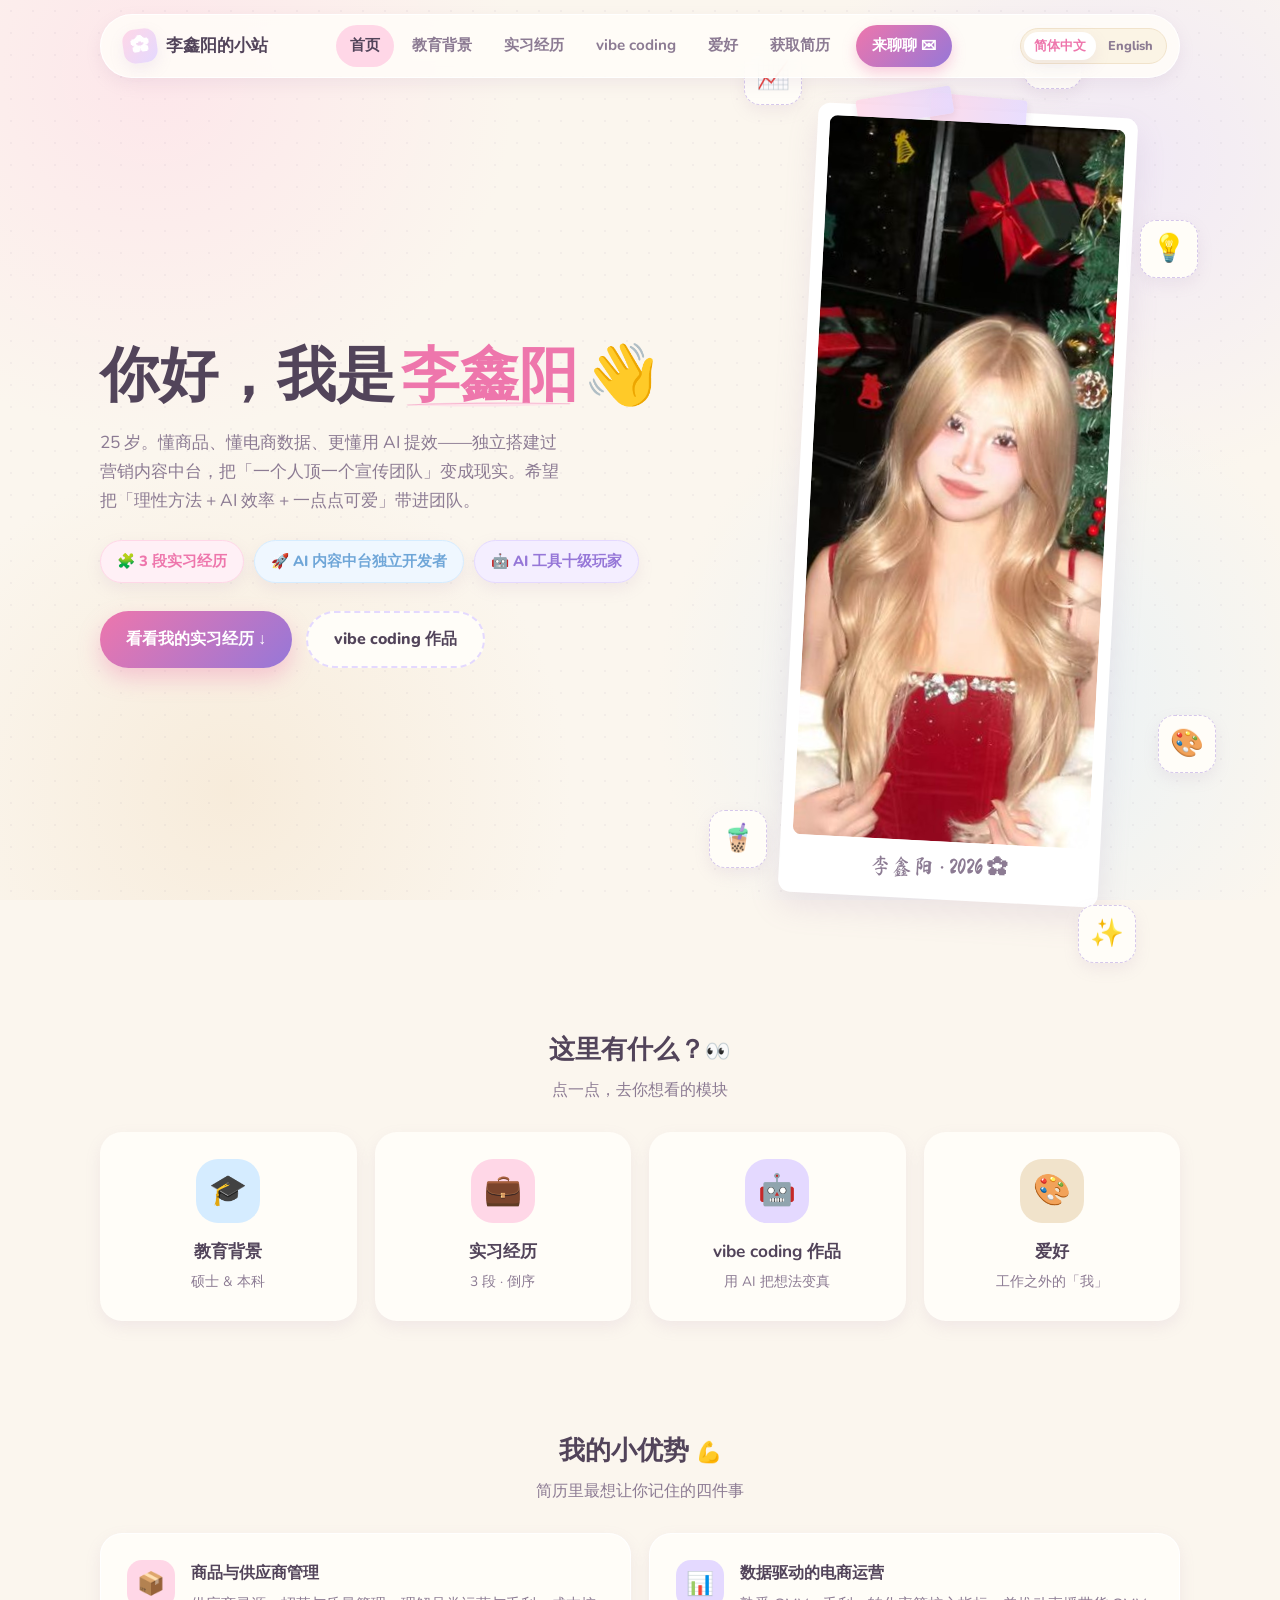
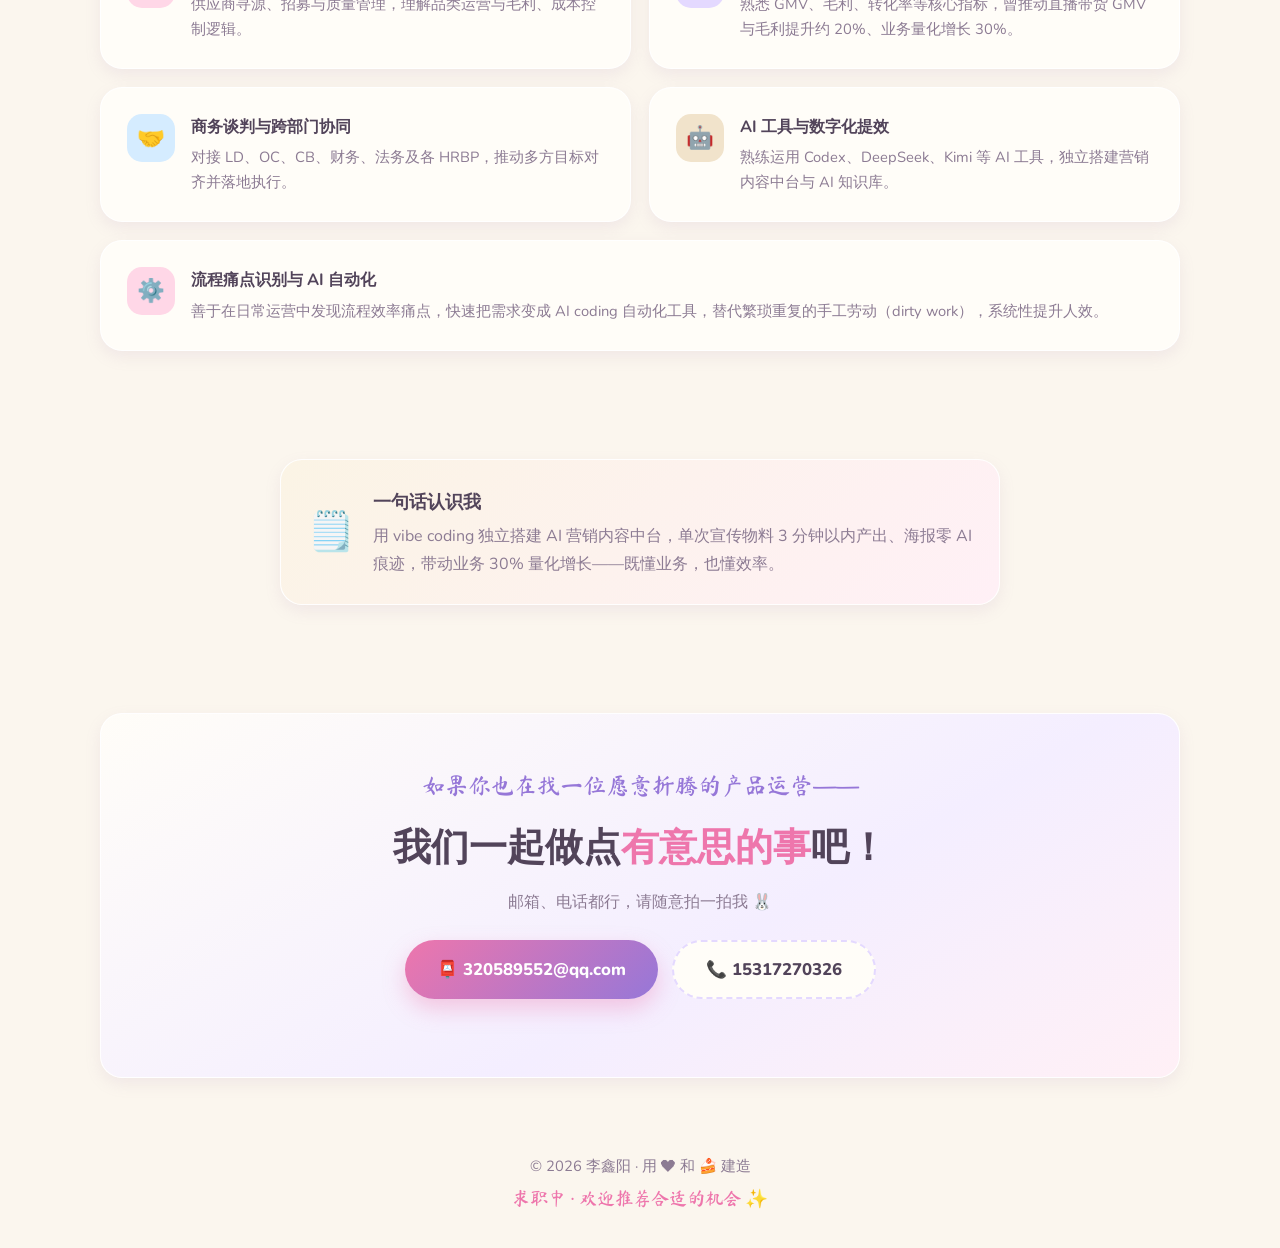
<file: index.html>
<!DOCTYPE html>
<html lang="zh-CN">
<head>
  <meta charset="UTF-8" />
  <meta http-equiv="Cache-Control" content="no-cache, no-store, must-revalidate" />
  <meta http-equiv="Pragma" content="no-cache" />
  <meta http-equiv="Expires" content="0" />
  <meta name="viewport" content="width=device-width, initial-scale=1.0" />
  <meta name="description" content="李鑫阳 · 产品运营求职主页 —— 爱研究用户、爱拆数据、爱用 vibe coding 把想法落地成真的运营人。" />
  <title>李鑫阳 · 产品运营求职主页</title>
  <link rel="icon" href="data:image/svg+xml,<svg xmlns='http://www.w3.org/2000/svg' viewBox='0 0 100 100'><text y='.9em' font-size='90'>🌸</text></svg>" />
  <link rel="preconnect" href="https://fonts.googleapis.com" />
  <link rel="preconnect" href="https://fonts.gstatic.com" crossorigin />
  <link href="https://fonts.googleapis.com/css2?family=Nunito:wght@500;700;800;900&family=Ma+Shan+Zheng&display=swap" rel="stylesheet" />
  <link rel="stylesheet" href="css/style.css" />
</head>
<body data-title-key="index.title" data-meta-key="index.meta">

  <!-- ==================== 顶部导航 ==================== -->
  <header class="nav-wrap">
    <nav class="nav container">
      <a class="nav-logo" href="index.html">
        <span class="logo-mark">✿</span>
        <span data-i18n="nav.logo">李鑫阳的小站</span>
      </a>
      <ul class="nav-links">
        <li><a data-page="index.html" href="index.html" data-i18n="nav.home">首页</a></li>
        <li><a data-page="education.html" href="education.html" data-i18n="nav.education">教育背景</a></li>
        <li><a data-page="experience.html" href="experience.html" data-i18n="nav.experience">实习经历</a></li>
        <li><a data-page="projects.html" href="projects.html" data-i18n="nav.projects">vibe coding</a></li>
        <li><a data-page="hobbies.html" href="hobbies.html" data-i18n="nav.hobbies">爱好</a></li>
        <li><a data-page="resume.html" href="resume.html" data-i18n="nav.resume">获取简历</a></li>
        <li><a class="nav-cta" href="index.html#contact" data-i18n="nav.cta">来聊聊 ✉</a></li>
      </ul>
      <div class="lang-switch" role="group" aria-label="语言选择 / Language">
        <button type="button" data-lang="zh" aria-pressed="true">简体中文</button>
        <button type="button" data-lang="en" aria-pressed="false">English</button>
      </div>
      <button class="nav-burger" aria-label="打开菜单" aria-expanded="false">
        <span></span><span></span><span></span>
      </button>
    </nav>
  </header>

  <main>

    <!-- ==================== Hero ==================== -->
    <section class="hero">
      <div class="container hero-grid">
        <div class="hero-copy">
          <h1 class="hero-title" data-i18n-html="hero.title">你好，我是<span class="name-highlight">李鑫阳</span><span class="wave">👋</span></h1>
          <p class="hero-sub" data-i18n="hero.sub">
            25 岁。懂商品、懂电商数据、更懂用 AI 提效——
            独立搭建过营销内容中台，把「一个人顶一个宣传团队」变成现实。
            希望把「理性方法 + AI 效率 + 一点点可爱」带进团队。
          </p>
          <div class="hero-badges">
            <span class="hero-badge" data-i18n="hero.b2">🧩 3 段实习经历</span>
            <span class="hero-badge" data-i18n="hero.b3">🚀 AI 内容中台独立开发者</span>
            <span class="hero-badge" data-i18n="hero.b4">🤖 AI 工具十级玩家</span>
          </div>
          <div class="hero-actions">
            <a class="btn btn-primary" href="experience.html" data-i18n="hero.btn1">看看我的实习经历 ↓</a>
            <a class="btn btn-ghost" href="projects.html" data-i18n="hero.btn2">vibe coding 作品</a>
          </div>
        </div>

        <div class="hero-visual">
          <span class="sticker s1" style="--r:-10deg">📈</span>
          <span class="sticker s2" style="--r:8deg">💡</span>
          <span class="sticker s3" style="--r:-6deg">🧋</span>
          <span class="sticker s4" style="--r:12deg">✨</span>
          <span class="sticker s5" style="--r:6deg">☁️</span>
          <span class="sticker s6" style="--r:-8deg">🎨</span>

          <figure class="polaroid">
            <span class="tape"></span>
            <span class="tape tape-2"></span>
            <img src="assets/photo.jpg" alt="李鑫阳的个人照片" width="720" height="720" />
            <figcaption class="polaroid-note" data-i18n="polaroid.note">李鑫阳 · 2026 ✿</figcaption>
          </figure>
        </div>
      </div>
    </section>

    <!-- ==================== 模块快速导航 ==================== -->
    <section class="section">
      <div class="container">
        <h2 class="section-title" style="text-align:center" data-i18n-html="index.moduleTitle">这里有什么？<span style="font-size:0.8em">👀</span></h2>
        <p class="section-sub" style="text-align:center" data-i18n="index.moduleSub">点一点，去你想看的模块</p>
        <div class="module-grid">
          <a class="card module-card module-blue reveal" href="education.html">
            <span class="module-emoji">🎓</span>
            <h3 data-i18n="module1.t">教育背景</h3>
            <p data-i18n="module1.d">硕士 & 本科</p>
          </a>
          <a class="card module-card module-pink reveal d1" href="experience.html">
            <span class="module-emoji">💼</span>
            <h3 data-i18n="module2.t">实习经历</h3>
            <p data-i18n="module2.d">3 段 · 倒序</p>
          </a>
          <a class="card module-card module-purple reveal d2" href="projects.html">
            <span class="module-emoji">🤖</span>
            <h3 data-i18n="module3.t">vibe coding 作品</h3>
            <p data-i18n="module3.d">用 AI 把想法变真</p>
          </a>
          <a class="card module-card module-beige reveal d3" href="hobbies.html">
            <span class="module-emoji">🎨</span>
            <h3 data-i18n="module4.t">爱好</h3>
            <p data-i18n="module4.d">工作之外的「我」</p>
          </a>
        </div>
      </div>
    </section>

    <!-- ==================== 个人优势 ==================== -->
    <section class="section">
      <div class="container">
        <h2 class="section-title" style="text-align:center" data-i18n-html="index.strengthTitle">我的小优势 <span style="font-size:0.8em">💪</span></h2>
        <p class="section-sub" style="text-align:center" data-i18n="index.strengthSub">简历里最想让你记住的四件事</p>
        <div class="strength-grid">
          <article class="card strength-card s-pink reveal">
            <span class="s-icon">📦</span>
            <div>
              <h4 data-i18n="s1.t">商品与供应商管理</h4>
              <p data-i18n="s1.d">供应商寻源、招募与质量管理，理解品类运营与毛利、成本控制逻辑。</p>
            </div>
          </article>
          <article class="card strength-card s-purple reveal d1">
            <span class="s-icon">📊</span>
            <div>
              <h4 data-i18n="s2.t">数据驱动的电商运营</h4>
              <p data-i18n="s2.d">熟悉 GMV、毛利、转化率等核心指标，曾推动直播带货 GMV 与毛利提升约 20%、业务量化增长 30%。</p>
            </div>
          </article>
          <article class="card strength-card s-blue reveal d2">
            <span class="s-icon">🤝</span>
            <div>
              <h4 data-i18n="s3.t">商务谈判与跨部门协同</h4>
              <p data-i18n="s3.d">对接 LD、OC、CB、财务、法务及各 HRBP，推动多方目标对齐并落地执行。</p>
            </div>
          </article>
          <article class="card strength-card s-beige reveal d3">
            <span class="s-icon">🤖</span>
            <div>
              <h4 data-i18n="s4.t">AI 工具与数字化提效</h4>
              <p data-i18n="s4.d">熟练运用 Codex、DeepSeek、Kimi 等 AI 工具，独立搭建营销内容中台与 AI 知识库。</p>
            </div>
          </article>
          <article class="card strength-card s-pink reveal" style="grid-column:1/-1">
            <span class="s-icon">⚙️</span>
            <div>
              <h4 data-i18n="s5.t">流程痛点识别与 AI 自动化</h4>
              <p data-i18n="s5.d">善于在日常运营中发现流程效率痛点，快速把需求变成 AI coding 自动化工具，替代繁琐重复的手工劳动（dirty work），系统性提升人效。</p>
            </div>
          </article>
        </div>
      </div>
    </section>

    <!-- ==================== 一句话认识我 ==================== -->
    <section class="section">
      <div class="container">
        <div class="card honor-card reveal" style="max-width:720px">
          <span class="trophy">🗒️</span>
          <div>
            <h3 style="font-size:1.15rem;margin-bottom:6px" data-i18n="index.noteTitle">一句话认识我</h3>
            <p style="color:var(--ink-soft)" data-i18n="index.noteText">用 vibe coding 独立搭建 AI 营销内容中台，单次宣传物料 3 分钟以内产出、海报零 AI 痕迹，带动业务 30% 量化增长——既懂业务，也懂效率。</p>
          </div>
        </div>
      </div>
    </section>

    <!-- ==================== 联系 ==================== -->
    <section class="section" id="contact">
      <div class="container">
        <div class="card contact-card reveal">
          <p class="contact-kicker" data-i18n="contact.kicker">如果你也在找一位愿意折腾的产品运营——</p>
          <h2 data-i18n-html="contact.title">我们一起做点<span>有意思的事</span>吧！</h2>
          <p class="contact-sub" data-i18n="contact.sub">邮箱、电话都行，请随意拍一拍我 🐰</p>
          <div class="contact-actions">
            <button type="button" class="btn btn-primary btn-big" data-copy="320589552@qq.com" data-i18n="contact.email">📮 320589552@qq.com</button>
            <button type="button" class="btn btn-ghost btn-big" data-copy="15317270326" data-i18n="contact.phone">📞 15317270326</button>
          </div>
          <p class="copy-tip" id="copyTip" data-i18n="contact.modal.copied">✓ 已复制</p>
        </div>
      </div>
    </section>
  </main>

  <footer class="footer">
    <p>© <span id="year">2026</span> <span data-i18n="footer.copy2">李鑫阳 · 用 ❤ 和 🍰 建造</span></p>
    <p class="footer-note" data-i18n="footer.note">求职中 · 欢迎推荐合适的机会 ✨</p>
  </footer>

  <button class="back-top" id="backTop" aria-label="回到顶部">↑</button>
  <script src="js/i18n.js?v=3"></script>
  <script src="js/main.js?v=3"></script>
</body>
</html>
</file>
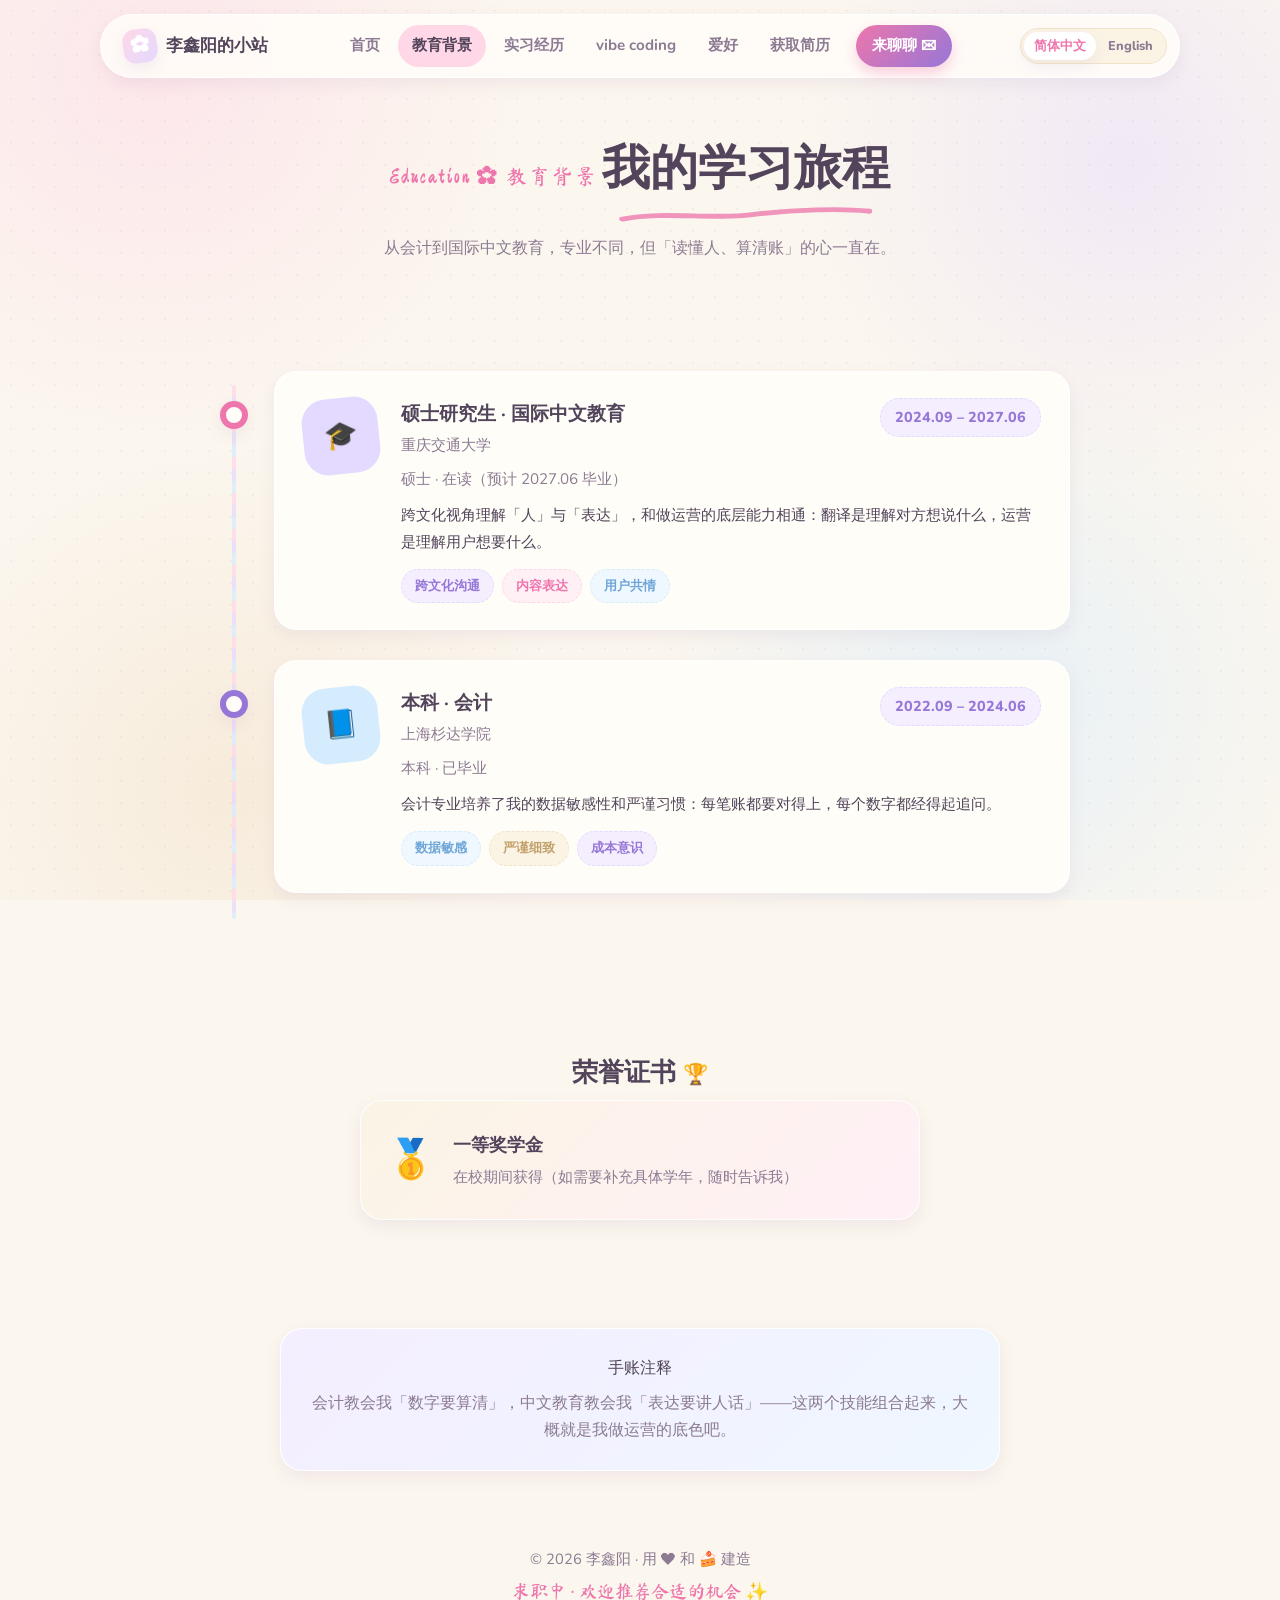
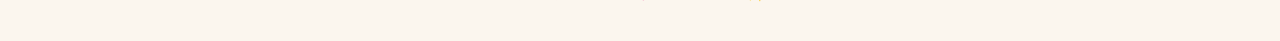
<file: education.html>
<!DOCTYPE html>
<html lang="zh-CN">
<head>
  <meta charset="UTF-8" />
  <meta http-equiv="Cache-Control" content="no-cache, no-store, must-revalidate" />
  <meta http-equiv="Pragma" content="no-cache" />
  <meta http-equiv="Expires" content="0" />
  <meta name="viewport" content="width=device-width, initial-scale=1.0" />
  <meta name="description" content="李鑫阳的教育背景：重庆交通大学硕士、上海杉达学院本科。" />
  <title>教育背景 · 李鑫阳</title>
  <link rel="icon" href="data:image/svg+xml,<svg xmlns='http://www.w3.org/2000/svg' viewBox='0 0 100 100'><text y='.9em' font-size='90'>🎓</text></svg>" />
  <link rel="preconnect" href="https://fonts.googleapis.com" />
  <link rel="preconnect" href="https://fonts.gstatic.com" crossorigin />
  <link href="https://fonts.googleapis.com/css2?family=Nunito:wght@500;700;800;900&family=Ma+Shan+Zheng&display=swap" rel="stylesheet" />
  <link rel="stylesheet" href="css/style.css" />
</head>
<body data-title-key="edu.title" data-meta-key="edu.meta">

  <header class="nav-wrap">
    <nav class="nav container">
      <a class="nav-logo" href="index.html">
        <span class="logo-mark">✿</span>
        <span data-i18n="nav.logo">李鑫阳的小站</span>
      </a>
      <ul class="nav-links">
        <li><a data-page="index.html" href="index.html" data-i18n="nav.home">首页</a></li>
        <li><a data-page="education.html" href="education.html" data-i18n="nav.education">教育背景</a></li>
        <li><a data-page="experience.html" href="experience.html" data-i18n="nav.experience">实习经历</a></li>
        <li><a data-page="projects.html" href="projects.html" data-i18n="nav.projects">vibe coding</a></li>
        <li><a data-page="hobbies.html" href="hobbies.html" data-i18n="nav.hobbies">爱好</a></li>
        <li><a data-page="resume.html" href="resume.html" data-i18n="nav.resume">获取简历</a></li>
        <li><a class="nav-cta" href="index.html#contact" data-i18n="nav.cta">来聊聊 ✉</a></li>
      </ul>
      <div class="lang-switch" role="group" aria-label="语言选择 / Language">
        <button type="button" data-lang="zh" aria-pressed="true">简体中文</button>
        <button type="button" data-lang="en" aria-pressed="false">English</button>
      </div>
      <button class="nav-burger" aria-label="打开菜单" aria-expanded="false">
        <span></span><span></span><span></span>
      </button>
    </nav>
  </header>

  <main>
    <section class="page-hero">
      <div class="container">
        <span class="page-eyebrow" data-i18n="edu.eyebrow">Education ✿ 教育背景</span>
        <h1 class="page-title" data-i18n="edu.pageTitle">我的学习旅程</h1>
        <p class="page-desc" data-i18n="edu.desc">从会计到国际中文教育，专业不同，但「读懂人、算清账」的心一直在。</p>
      </div>
    </section>

    <section class="section">
      <div class="container">
        <div class="timeline">

          <!-- 硕士 -->
          <article class="timeline-item reveal">
            <span class="timeline-dot"></span>
            <div class="card timeline-card edu-card">
              <span class="edu-degree">🎓</span>
              <div style="flex:1">
                <div class="timeline-head" style="margin-bottom:8px">
                  <div>
                    <h3 data-i18n="edu.master.title">硕士研究生 · 国际中文教育</h3>
                    <p class="timeline-org" data-i18n="edu.master.org">重庆交通大学</p>
                  </div>
                  <span class="timeline-date" data-i18n="edu.master.date">2024.09 – 2027.06</span>
                </div>
                <p class="edu-meta" data-i18n="edu.master.meta">硕士 · 在读（预计 2027.06 毕业）</p>
                <p class="edu-desc" data-i18n="edu.master.desc">
                  跨文化视角理解「人」与「表达」，和做运营的底层能力相通：
                  翻译是理解对方想说什么，运营是理解用户想要什么。
                </p>
                <div class="work-tags">
                  <span class="chip c-purple" data-i18n="edu.master.tag1">跨文化沟通</span>
                  <span class="chip c-pink" data-i18n="edu.master.tag2">内容表达</span>
                  <span class="chip c-blue" data-i18n="edu.master.tag3">用户共情</span>
                </div>
              </div>
            </div>
          </article>

          <!-- 本科 -->
          <article class="timeline-item reveal">
            <span class="timeline-dot"></span>
            <div class="card timeline-card edu-card">
              <span class="edu-degree">📘</span>
              <div style="flex:1">
                <div class="timeline-head" style="margin-bottom:8px">
                  <div>
                    <h3 data-i18n="edu.bachelor.title">本科 · 会计</h3>
                    <p class="timeline-org" data-i18n="edu.bachelor.org">上海杉达学院</p>
                  </div>
                  <span class="timeline-date" data-i18n="edu.bachelor.date">2022.09 – 2024.06</span>
                </div>
                <p class="edu-meta" data-i18n="edu.bachelor.meta">本科 · 已毕业</p>
                <p class="edu-desc" data-i18n="edu.bachelor.desc">
                  会计专业培养了我的数据敏感性和严谨习惯：
                  每笔账都要对得上，每个数字都经得起追问。
                </p>
                <div class="work-tags">
                  <span class="chip c-blue" data-i18n="edu.bachelor.tag1">数据敏感</span>
                  <span class="chip c-beige" data-i18n="edu.bachelor.tag2">严谨细致</span>
                  <span class="chip c-purple" data-i18n="edu.bachelor.tag3">成本意识</span>
                </div>
              </div>
            </div>
          </article>

        </div>
      </div>
    </section>

    <!-- 荣誉奖项 -->
    <section class="section">
      <div class="container">
        <h2 class="section-title" style="text-align:center" data-i18n-html="edu.honorTitle">荣誉证书 <span style="font-size:0.8em">🏆</span></h2>
        <div class="card honor-card reveal">
          <span class="trophy">🥇</span>
          <div>
            <h3 style="font-size:1.15rem;margin-bottom:4px" data-i18n="edu.honor.title">一等奖学金</h3>
            <p style="color:var(--ink-soft);font-size:0.95rem" data-i18n="edu.honor.desc">在校期间获得（如需要补充具体学年，随时告诉我）</p>
          </div>
        </div>
      </div>
    </section>

    <!-- 手账注释 -->
    <section class="section">
      <div class="container">
        <div class="card reveal" style="max-width:720px;margin:0 auto;text-align:center;background:linear-gradient(135deg,var(--purple-soft),var(--blue-soft))">
          <p class="contact-kicker" style="margin-bottom:8px" data-i18n="edu.noteTitle">手账注释</p>
          <p style="color:var(--ink-soft)" data-i18n="edu.noteText">
            会计教会我「数字要算清」，中文教育教会我「表达要讲人话」——
            这两个技能组合起来，大概就是我做运营的底色吧。
          </p>
        </div>
      </div>
    </section>
  </main>

  <footer class="footer">
    <p>© <span id="year">2026</span> <span data-i18n="footer.copy2">李鑫阳 · 用 ❤ 和 🍰 建造</span></p>
    <p class="footer-note" data-i18n="footer.note">求职中 · 欢迎推荐合适的机会 ✨</p>
  </footer>

  <button class="back-top" id="backTop" aria-label="回到顶部">↑</button>
  <script src="js/i18n.js?v=3"></script>
  <script src="js/main.js?v=3"></script>
</body>
</html>
</file>
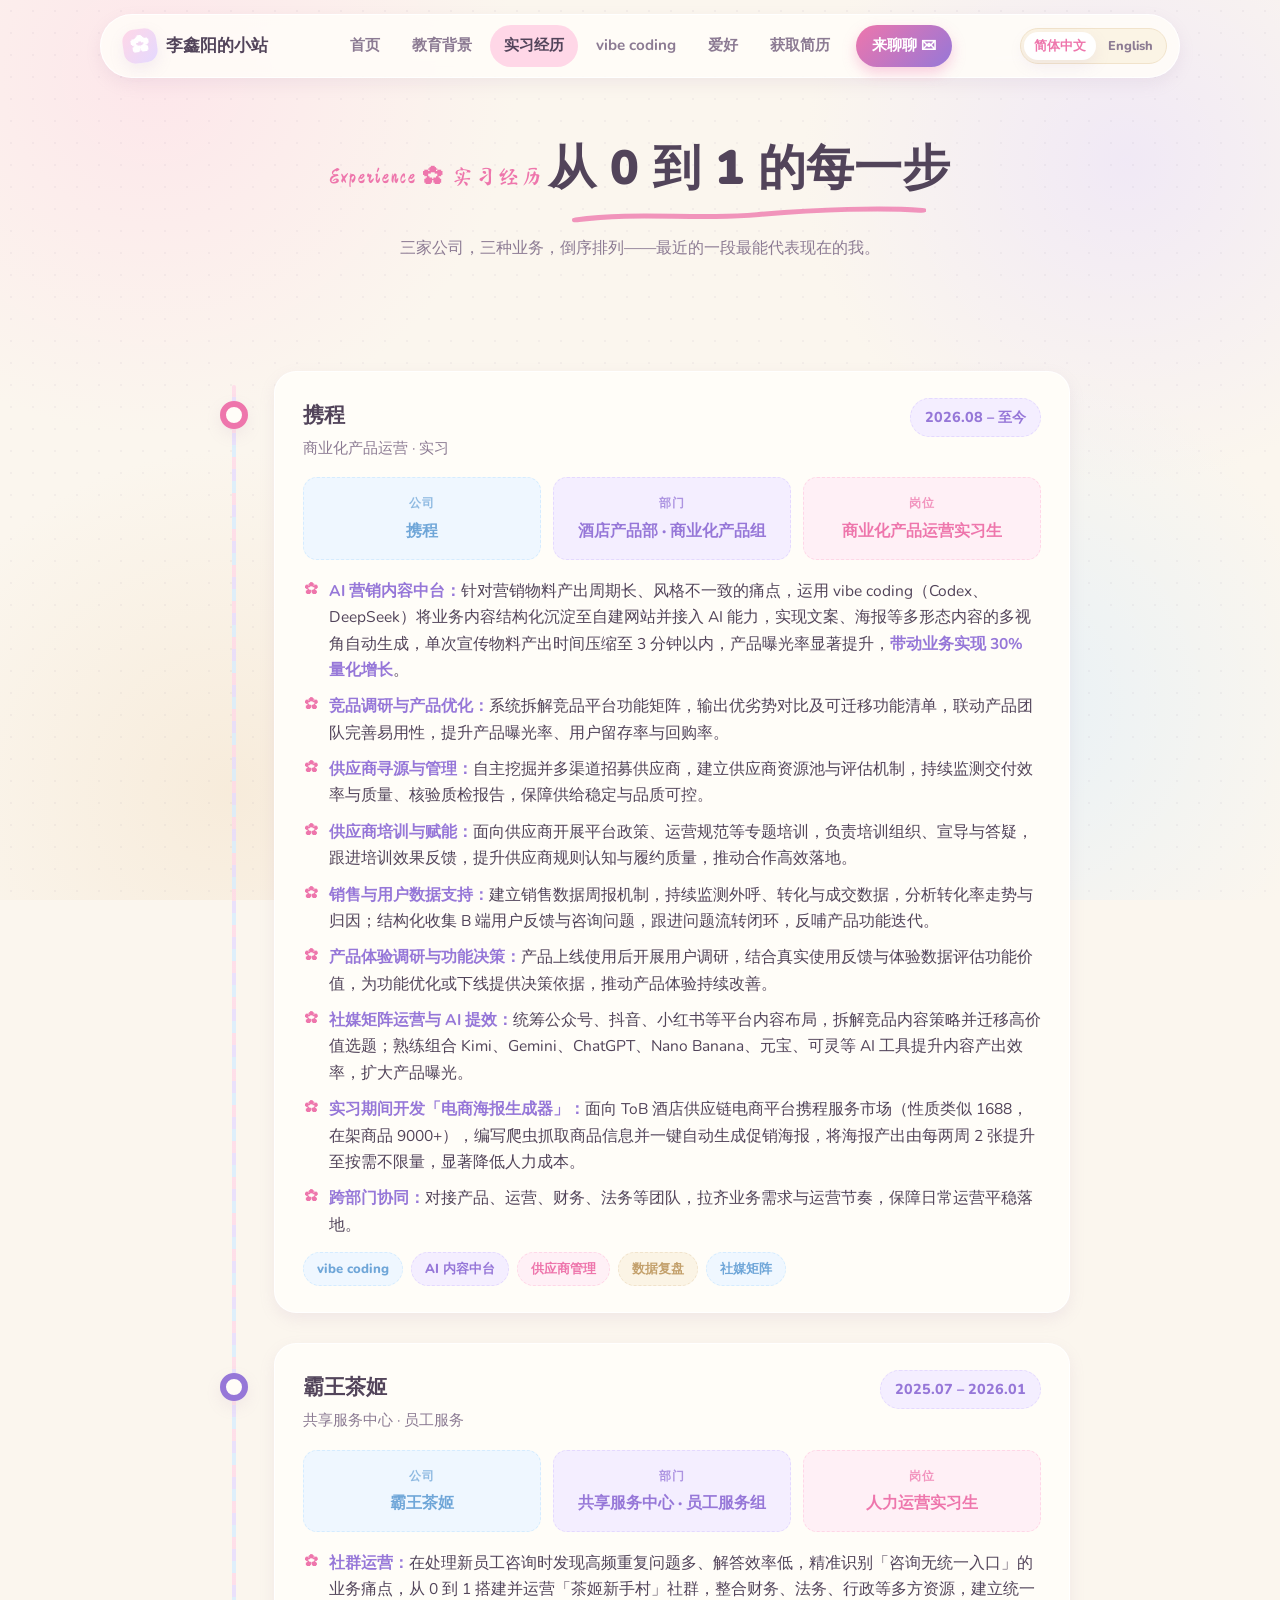
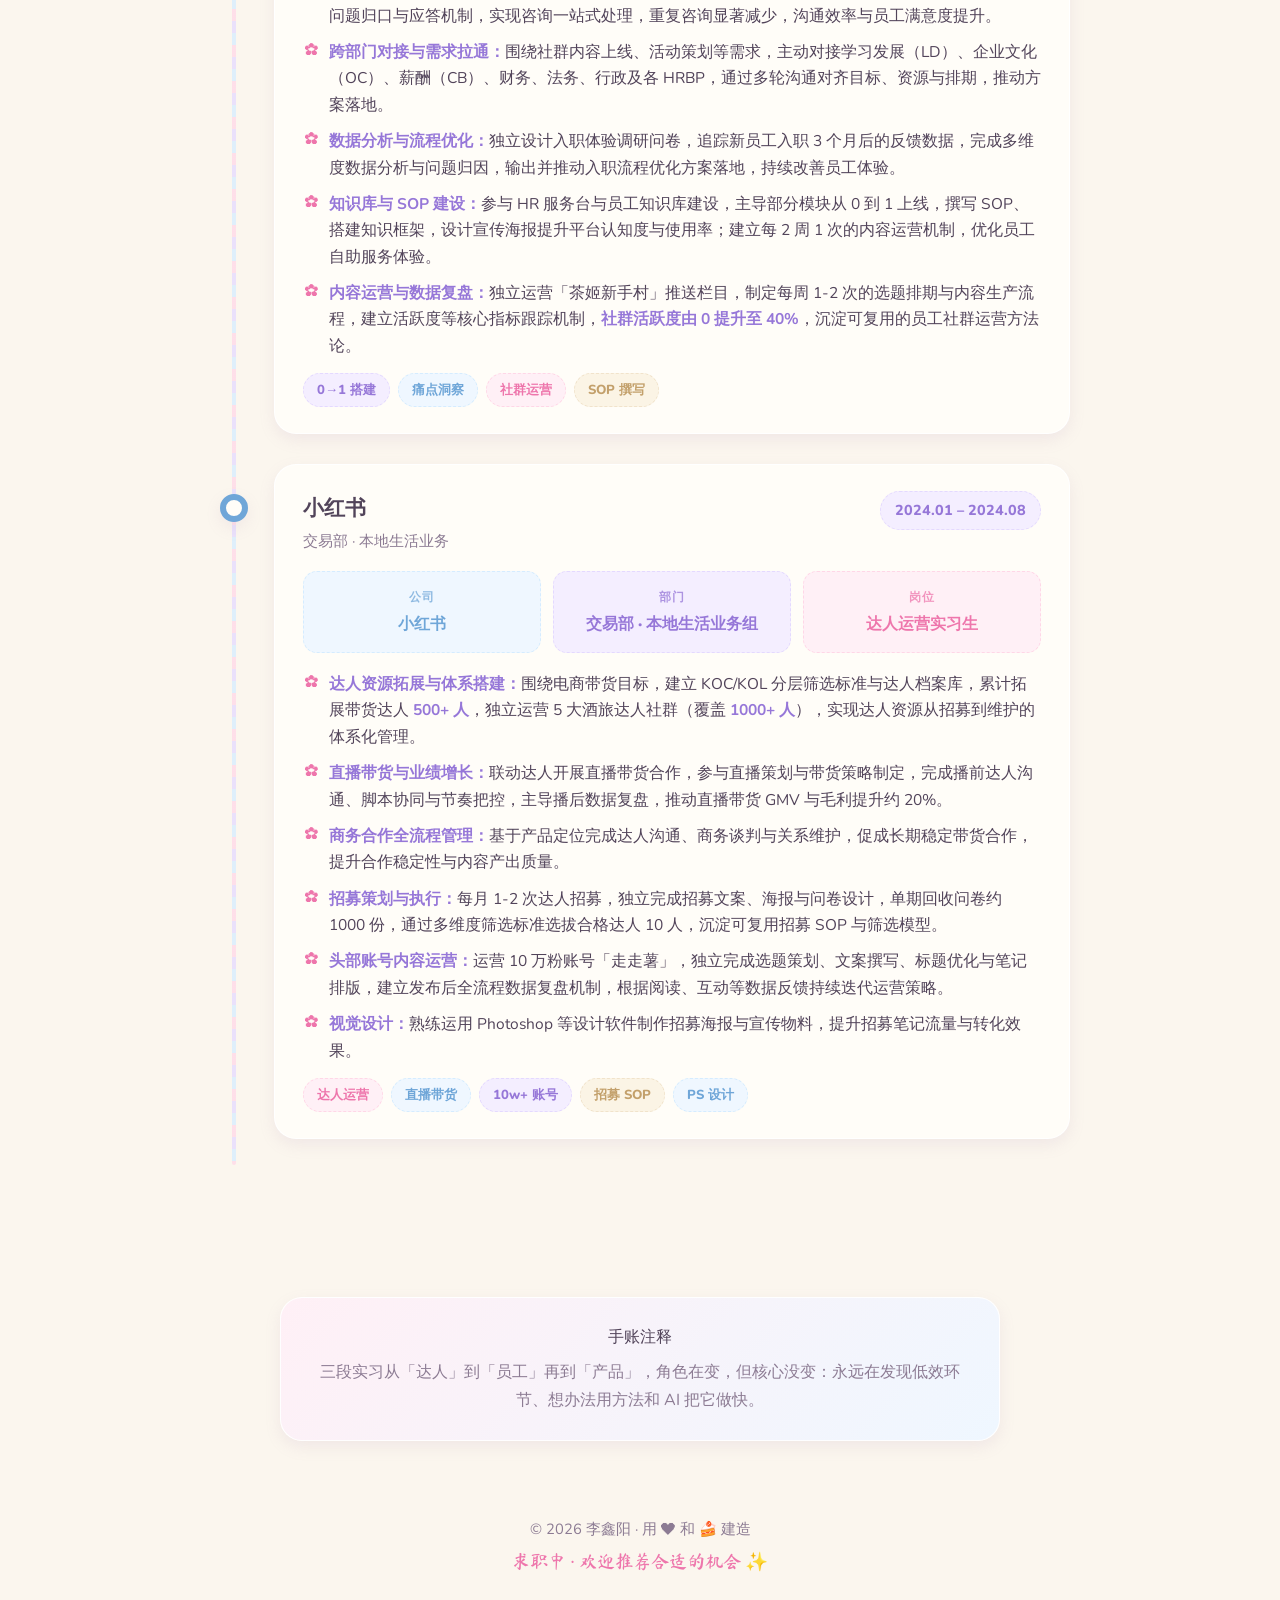
<file: experience.html>
<!DOCTYPE html>
<html lang="zh-CN">
<head>
  <meta charset="UTF-8" />
  <meta http-equiv="Cache-Control" content="no-cache, no-store, must-revalidate" />
  <meta http-equiv="Pragma" content="no-cache" />
  <meta http-equiv="Expires" content="0" />
  <meta name="viewport" content="width=device-width, initial-scale=1.0" />
  <meta name="description" content="李鑫阳的实习经历：携程、霸王茶姬、小红书。" />
  <title>实习经历 · 李鑫阳</title>
  <link rel="icon" href="data:image/svg+xml,<svg xmlns='http://www.w3.org/2000/svg' viewBox='0 0 100 100'><text y='.9em' font-size='90'>💼</text></svg>" />
  <link rel="preconnect" href="https://fonts.googleapis.com" />
  <link rel="preconnect" href="https://fonts.gstatic.com" crossorigin />
  <link href="https://fonts.googleapis.com/css2?family=Nunito:wght@500;700;800;900&family=Ma+Shan+Zheng&display=swap" rel="stylesheet" />
  <link rel="stylesheet" href="css/style.css" />
</head>
<body data-title-key="exp.title" data-meta-key="exp.meta">

  <header class="nav-wrap">
    <nav class="nav container">
      <a class="nav-logo" href="index.html">
        <span class="logo-mark">✿</span>
        <span data-i18n="nav.logo">李鑫阳的小站</span>
      </a>
      <ul class="nav-links">
        <li><a data-page="index.html" href="index.html" data-i18n="nav.home">首页</a></li>
        <li><a data-page="education.html" href="education.html" data-i18n="nav.education">教育背景</a></li>
        <li><a data-page="experience.html" href="experience.html" data-i18n="nav.experience">实习经历</a></li>
        <li><a data-page="projects.html" href="projects.html" data-i18n="nav.projects">vibe coding</a></li>
        <li><a data-page="hobbies.html" href="hobbies.html" data-i18n="nav.hobbies">爱好</a></li>
        <li><a data-page="resume.html" href="resume.html" data-i18n="nav.resume">获取简历</a></li>
        <li><a class="nav-cta" href="index.html#contact" data-i18n="nav.cta">来聊聊 ✉</a></li>
      </ul>
      <div class="lang-switch" role="group" aria-label="语言选择 / Language">
        <button type="button" data-lang="zh" aria-pressed="true">简体中文</button>
        <button type="button" data-lang="en" aria-pressed="false">English</button>
      </div>
      <button class="nav-burger" aria-label="打开菜单" aria-expanded="false">
        <span></span><span></span><span></span>
      </button>
    </nav>
  </header>

  <main>
    <section class="page-hero">
      <div class="container">
        <span class="page-eyebrow" data-i18n="exp.eyebrow">Experience ✿ 实习经历</span>
        <h1 class="page-title" data-i18n="exp.pageTitle">从 0 到 1 的每一步</h1>
        <p class="page-desc" data-i18n="exp.desc">三家公司，三种业务，倒序排列——最近的一段最能代表现在的我。</p>
      </div>
    </section>

    <section class="section">
      <div class="container">
        <div class="timeline">

          <!-- ===== 携程（最新） ===== -->
          <article class="timeline-item reveal">
            <span class="timeline-dot"></span>
            <div class="card timeline-card">
              <div class="timeline-head">
                <div>
                  <h3 style="font-size:1.3rem" data-i18n="exp.ctrip.title">携程</h3>
                  <p class="timeline-org" data-i18n="exp.ctrip.org">商业化产品运营 · 实习</p>
                </div>
                <span class="timeline-date" data-i18n="exp.ctrip.date">2026.08 – 至今</span>
              </div>

              <div class="role-row">
                <div class="role-tag role-company">
                  <span class="role-label" data-i18n="exp.company">公司</span>
                  <span class="role-value" data-i18n="exp.ctrip.title">携程</span>
                </div>
                <div class="role-tag role-dept">
                  <span class="role-label" data-i18n="exp.dept">部门</span>
                  <span class="role-value" data-i18n="exp.ctrip.dept">酒店产品部 · 商业化产品组</span>
                </div>
                <div class="role-tag role-position">
                  <span class="role-label" data-i18n="exp.position">岗位</span>
                  <span class="role-value" data-i18n="exp.ctrip.position">商业化产品运营实习生</span>
                </div>
              </div>

              <ul class="timeline-list">
                <li data-i18n-html="exp.ctrip.1"><strong>AI 营销内容中台：</strong>针对营销物料产出周期长、风格不一致的痛点，运用 vibe coding（Codex、DeepSeek）将业务内容结构化沉淀至自建网站并接入 AI 能力，实现文案、海报等多形态内容的多视角自动生成，单次宣传物料产出时间压缩至 3 分钟以内，产品曝光率显著提升，<strong>带动业务实现 30% 量化增长</strong>。</li>
                <li data-i18n-html="exp.ctrip.2"><strong>竞品调研与产品优化：</strong>系统拆解竞品平台功能矩阵，输出优劣势对比及可迁移功能清单，联动产品团队完善易用性，提升产品曝光率、用户留存率与回购率。</li>
                <li data-i18n-html="exp.ctrip.3"><strong>供应商寻源与管理：</strong>自主挖掘并多渠道招募供应商，建立供应商资源池与评估机制，持续监测交付效率与质量、核验质检报告，保障供给稳定与品质可控。</li>
                <li data-i18n-html="exp.ctrip.4"><strong>供应商培训与赋能：</strong>面向供应商开展平台政策、运营规范等专题培训，负责培训组织、宣导与答疑，跟进培训效果反馈，提升供应商规则认知与履约质量，推动合作高效落地。</li>
                <li data-i18n-html="exp.ctrip.5"><strong>销售与用户数据支持：</strong>建立销售数据周报机制，持续监测外呼、转化与成交数据，分析转化率走势与归因；结构化收集 B 端用户反馈与咨询问题，跟进问题流转闭环，反哺产品功能迭代。</li>
                <li data-i18n-html="exp.ctrip.6"><strong>产品体验调研与功能决策：</strong>产品上线使用后开展用户调研，结合真实使用反馈与体验数据评估功能价值，为功能优化或下线提供决策依据，推动产品体验持续改善。</li>
                <li data-i18n-html="exp.ctrip.7"><strong>社媒矩阵运营与 AI 提效：</strong>统筹公众号、抖音、小红书等平台内容布局，拆解竞品内容策略并迁移高价值选题；熟练组合 Kimi、Gemini、ChatGPT、Nano Banana、元宝、可灵等 AI 工具提升内容产出效率，扩大产品曝光。</li>
                <li data-i18n-html="exp.ctrip.8"><strong>实习期间开发「电商海报生成器」：</strong>面向 ToB 酒店供应链电商平台携程服务市场（性质类似 1688，在架商品 9000+），编写爬虫抓取商品信息并一键自动生成促销海报，将海报产出由每两周 2 张提升至按需不限量，显著降低人力成本。</li>
                <li data-i18n-html="exp.ctrip.9"><strong>跨部门协同：</strong>对接产品、运营、财务、法务等团队，拉齐业务需求与运营节奏，保障日常运营平稳落地。</li>
              </ul>

              <div class="work-tags">
                <span class="chip c-blue" data-i18n="exp.ctrip.tag1">vibe coding</span>
                <span class="chip c-purple" data-i18n="exp.ctrip.tag2">AI 内容中台</span>
                <span class="chip c-pink" data-i18n="exp.ctrip.tag3">供应商管理</span>
                <span class="chip c-beige" data-i18n="exp.ctrip.tag4">数据复盘</span>
                <span class="chip c-blue" data-i18n="exp.ctrip.tag5">社媒矩阵</span>
              </div>
            </div>
          </article>

          <!-- ===== 霸王茶姬 ===== -->
          <article class="timeline-item reveal">
            <span class="timeline-dot"></span>
            <div class="card timeline-card">
              <div class="timeline-head">
                <div>
                  <h3 style="font-size:1.3rem" data-i18n="exp.bawang.title">霸王茶姬</h3>
                  <p class="timeline-org" data-i18n="exp.bawang.org">共享服务中心 · 员工服务</p>
                </div>
                <span class="timeline-date" data-i18n="exp.bawang.date">2025.07 – 2026.01</span>
              </div>

              <div class="role-row">
                <div class="role-tag role-company">
                  <span class="role-label" data-i18n="exp.company">公司</span>
                  <span class="role-value" data-i18n="exp.bawang.title">霸王茶姬</span>
                </div>
                <div class="role-tag role-dept">
                  <span class="role-label" data-i18n="exp.dept">部门</span>
                  <span class="role-value" data-i18n="exp.bawang.dept">共享服务中心 · 员工服务组</span>
                </div>
                <div class="role-tag role-position">
                  <span class="role-label" data-i18n="exp.position">岗位</span>
                  <span class="role-value" data-i18n="exp.bawang.position">人力运营实习生</span>
                </div>
              </div>

              <ul class="timeline-list">
                <li data-i18n-html="exp.bawang.1"><strong>社群运营：</strong>在处理新员工咨询时发现高频重复问题多、解答效率低，精准识别「咨询无统一入口」的业务痛点，从 0 到 1 搭建并运营「茶姬新手村」社群，整合财务、法务、行政等多方资源，建立统一问题归口与应答机制，实现咨询一站式处理，重复咨询显著减少，沟通效率与员工满意度提升。</li>
                <li data-i18n-html="exp.bawang.2"><strong>跨部门对接与需求拉通：</strong>围绕社群内容上线、活动策划等需求，主动对接学习发展（LD）、企业文化（OC）、薪酬（CB）、财务、法务、行政及各 HRBP，通过多轮沟通对齐目标、资源与排期，推动方案落地。</li>
                <li data-i18n-html="exp.bawang.3"><strong>数据分析与流程优化：</strong>独立设计入职体验调研问卷，追踪新员工入职 3 个月后的反馈数据，完成多维度数据分析与问题归因，输出并推动入职流程优化方案落地，持续改善员工体验。</li>
                <li data-i18n-html="exp.bawang.4"><strong>知识库与 SOP 建设：</strong>参与 HR 服务台与员工知识库建设，主导部分模块从 0 到 1 上线，撰写 SOP、搭建知识框架，设计宣传海报提升平台认知度与使用率；建立每 2 周 1 次的内容运营机制，优化员工自助服务体验。</li>
                <li data-i18n-html="exp.bawang.5"><strong>内容运营与数据复盘：</strong>独立运营「茶姬新手村」推送栏目，制定每周 1-2 次的选题排期与内容生产流程，建立活跃度等核心指标跟踪机制，<strong>社群活跃度由 0 提升至 40%</strong>，沉淀可复用的员工社群运营方法论。</li>
              </ul>

              <div class="work-tags">
                <span class="chip c-purple" data-i18n="exp.bawang.tag1">0→1 搭建</span>
                <span class="chip c-blue" data-i18n="exp.bawang.tag2">痛点洞察</span>
                <span class="chip c-pink" data-i18n="exp.bawang.tag3">社群运营</span>
                <span class="chip c-beige" data-i18n="exp.bawang.tag4">SOP 撰写</span>
              </div>
            </div>
          </article>

          <!-- ===== 小红书 ===== -->
          <article class="timeline-item reveal">
            <span class="timeline-dot"></span>
            <div class="card timeline-card">
              <div class="timeline-head">
                <div>
                  <h3 style="font-size:1.3rem" data-i18n="exp.xhs.title">小红书</h3>
                  <p class="timeline-org" data-i18n="exp.xhs.org">交易部 · 本地生活业务</p>
                </div>
                <span class="timeline-date" data-i18n="exp.xhs.date">2024.01 – 2024.08</span>
              </div>

              <div class="role-row">
                <div class="role-tag role-company">
                  <span class="role-label" data-i18n="exp.company">公司</span>
                  <span class="role-value" data-i18n="exp.xhs.title">小红书</span>
                </div>
                <div class="role-tag role-dept">
                  <span class="role-label" data-i18n="exp.dept">部门</span>
                  <span class="role-value" data-i18n="exp.xhs.dept">交易部 · 本地生活业务组</span>
                </div>
                <div class="role-tag role-position">
                  <span class="role-label" data-i18n="exp.position">岗位</span>
                  <span class="role-value" data-i18n="exp.xhs.position">达人运营实习生</span>
                </div>
              </div>

              <ul class="timeline-list">
                <li data-i18n-html="exp.xhs.1"><strong>达人资源拓展与体系搭建：</strong>围绕电商带货目标，建立 KOC/KOL 分层筛选标准与达人档案库，累计拓展带货达人 <strong>500+ 人</strong>，独立运营 5 大酒旅达人社群（覆盖 <strong>1000+ 人</strong>），实现达人资源从招募到维护的体系化管理。</li>
                <li data-i18n-html="exp.xhs.2"><strong>直播带货与业绩增长：</strong>联动达人开展直播带货合作，参与直播策划与带货策略制定，完成播前达人沟通、脚本协同与节奏把控，主导播后数据复盘，推动直播带货 GMV 与毛利提升约 20%。</li>
                <li data-i18n-html="exp.xhs.3"><strong>商务合作全流程管理：</strong>基于产品定位完成达人沟通、商务谈判与关系维护，促成长期稳定带货合作，提升合作稳定性与内容产出质量。</li>
                <li data-i18n-html="exp.xhs.4"><strong>招募策划与执行：</strong>每月 1-2 次达人招募，独立完成招募文案、海报与问卷设计，单期回收问卷约 1000 份，通过多维度筛选标准选拔合格达人 10 人，沉淀可复用招募 SOP 与筛选模型。</li>
                <li data-i18n-html="exp.xhs.5"><strong>头部账号内容运营：</strong>运营 10 万粉账号「走走薯」，独立完成选题策划、文案撰写、标题优化与笔记排版，建立发布后全流程数据复盘机制，根据阅读、互动等数据反馈持续迭代运营策略。</li>
                <li data-i18n-html="exp.xhs.6"><strong>视觉设计：</strong>熟练运用 Photoshop 等设计软件制作招募海报与宣传物料，提升招募笔记流量与转化效果。</li>
              </ul>

              <div class="work-tags">
                <span class="chip c-pink" data-i18n="exp.xhs.tag1">达人运营</span>
                <span class="chip c-blue" data-i18n="exp.xhs.tag2">直播带货</span>
                <span class="chip c-purple" data-i18n="exp.xhs.tag3">10w+ 账号</span>
                <span class="chip c-beige" data-i18n="exp.xhs.tag4">招募 SOP</span>
                <span class="chip c-blue" data-i18n="exp.xhs.tag5">PS 设计</span>
              </div>
            </div>
          </article>

        </div>
      </div>
    </section>

    <!-- 手账注释 -->
    <section class="section">
      <div class="container">
        <div class="card reveal" style="max-width:720px;margin:0 auto;text-align:center;background:linear-gradient(135deg,var(--pink-soft),var(--blue-soft))">
          <p class="contact-kicker" style="margin-bottom:8px" data-i18n="exp.noteTitle">手账注释</p>
          <p style="color:var(--ink-soft)" data-i18n="exp.noteText">
            三段实习从「达人」到「员工」再到「产品」，角色在变，但核心没变：
            永远在发现低效环节、想办法用方法和 AI 把它做快。
          </p>
        </div>
      </div>
    </section>
  </main>

  <footer class="footer">
    <p>© <span id="year">2026</span> <span data-i18n="footer.copy2">李鑫阳 · 用 ❤ 和 🍰 建造</span></p>
    <p class="footer-note" data-i18n="footer.note">求职中 · 欢迎推荐合适的机会 ✨</p>
  </footer>

  <button class="back-top" id="backTop" aria-label="回到顶部">↑</button>
  <script src="js/i18n.js?v=3"></script>
  <script src="js/main.js?v=3"></script>
</body>
</html>
</file>
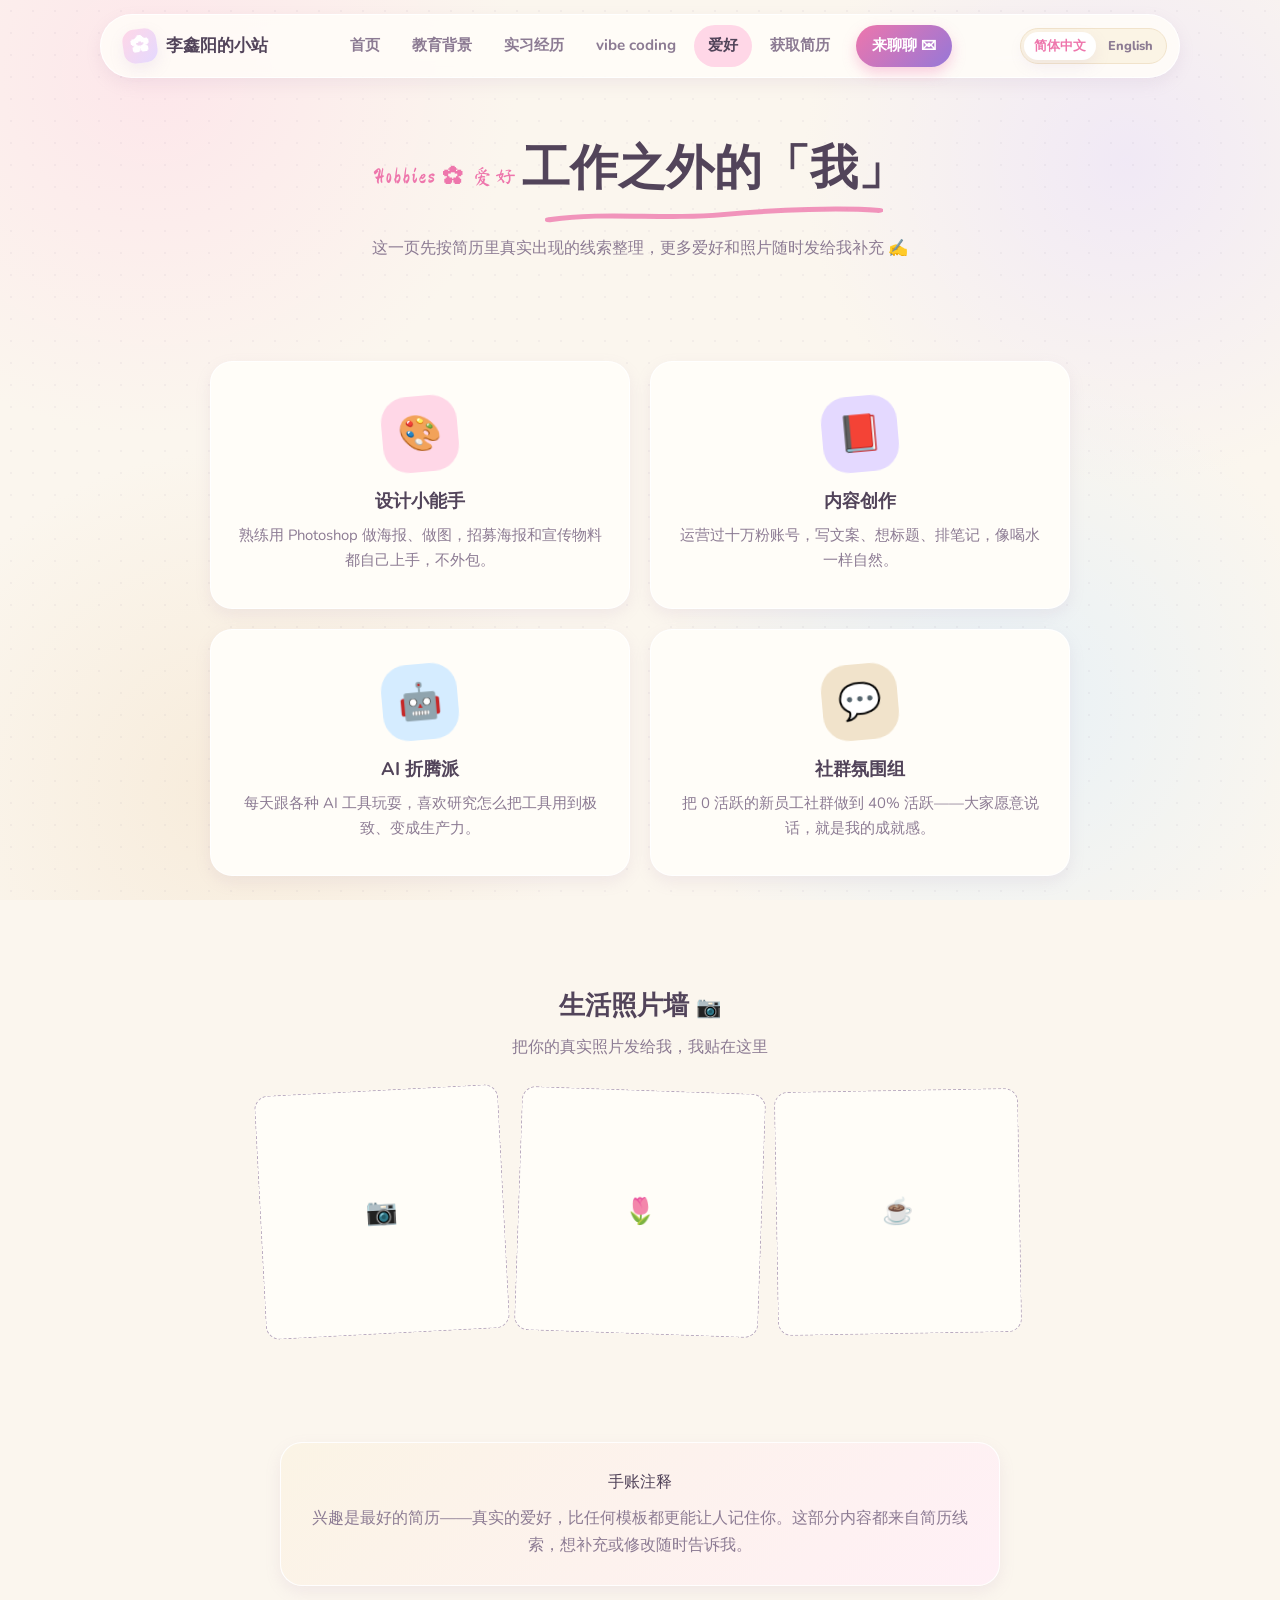
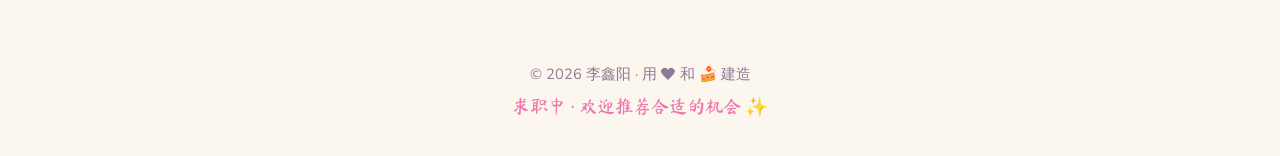
<file: hobbies.html>
<!DOCTYPE html>
<html lang="zh-CN">
<head>
  <meta charset="UTF-8" />
  <meta http-equiv="Cache-Control" content="no-cache, no-store, must-revalidate" />
  <meta http-equiv="Pragma" content="no-cache" />
  <meta http-equiv="Expires" content="0" />
  <meta name="viewport" content="width=device-width, initial-scale=1.0" />
  <meta name="description" content="李鑫阳的爱好：设计、内容创作、AI 折腾、社群。" />
  <title>爱好 · 李鑫阳</title>
  <link rel="icon" href="data:image/svg+xml,<svg xmlns='http://www.w3.org/2000/svg' viewBox='0 0 100 100'><text y='.9em' font-size='90'>🎨</text></svg>" />
  <link rel="preconnect" href="https://fonts.googleapis.com" />
  <link rel="preconnect" href="https://fonts.gstatic.com" crossorigin />
  <link href="https://fonts.googleapis.com/css2?family=Nunito:wght@500;700;800;900&family=Ma+Shan+Zheng&display=swap" rel="stylesheet" />
  <link rel="stylesheet" href="css/style.css" />
</head>
<body data-title-key="hobby.title" data-meta-key="hobby.meta">

  <header class="nav-wrap">
    <nav class="nav container">
      <a class="nav-logo" href="index.html">
        <span class="logo-mark">✿</span>
        <span data-i18n="nav.logo">李鑫阳的小站</span>
      </a>
      <ul class="nav-links">
        <li><a data-page="index.html" href="index.html" data-i18n="nav.home">首页</a></li>
        <li><a data-page="education.html" href="education.html" data-i18n="nav.education">教育背景</a></li>
        <li><a data-page="experience.html" href="experience.html" data-i18n="nav.experience">实习经历</a></li>
        <li><a data-page="projects.html" href="projects.html" data-i18n="nav.projects">vibe coding</a></li>
        <li><a data-page="hobbies.html" href="hobbies.html" data-i18n="nav.hobbies">爱好</a></li>
        <li><a data-page="resume.html" href="resume.html" data-i18n="nav.resume">获取简历</a></li>
        <li><a class="nav-cta" href="index.html#contact" data-i18n="nav.cta">来聊聊 ✉</a></li>
      </ul>
      <div class="lang-switch" role="group" aria-label="语言选择 / Language">
        <button type="button" data-lang="zh" aria-pressed="true">简体中文</button>
        <button type="button" data-lang="en" aria-pressed="false">English</button>
      </div>
      <button class="nav-burger" aria-label="打开菜单" aria-expanded="false">
        <span></span><span></span><span></span>
      </button>
    </nav>
  </header>

  <main>
    <section class="page-hero">
      <div class="container">
        <span class="page-eyebrow" data-i18n="hobby.eyebrow">Hobbies ✿ 爱好</span>
        <h1 class="page-title" data-i18n="hobby.pageTitle">工作之外的「我」</h1>
        <p class="page-desc" data-i18n="hobby.desc">这一页先按简历里真实出现的线索整理，更多爱好和照片随时发给我补充 ✍️</p>
      </div>
    </section>

    <section class="section">
      <div class="container">
        <div class="hobby-grid">

          <article class="card hobby-card h-pink reveal">
            <span class="h-emoji">🎨</span>
            <h3 data-i18n="hobby.1.t">设计小能手</h3>
            <p data-i18n="hobby.1.d">熟练用 Photoshop 做海报、做图，招募海报和宣传物料都自己上手，不外包。</p>
          </article>

          <article class="card hobby-card h-purple reveal d1">
            <span class="h-emoji">📕</span>
            <h3 data-i18n="hobby.2.t">内容创作</h3>
            <p data-i18n="hobby.2.d">运营过十万粉账号，写文案、想标题、排笔记，像喝水一样自然。</p>
          </article>

          <article class="card hobby-card h-blue reveal d2">
            <span class="h-emoji">🤖</span>
            <h3 data-i18n="hobby.3.t">AI 折腾派</h3>
            <p data-i18n="hobby.3.d">每天跟各种 AI 工具玩耍，喜欢研究怎么把工具用到极致、变成生产力。</p>
          </article>

          <article class="card hobby-card h-beige reveal d3">
            <span class="h-emoji">💬</span>
            <h3 data-i18n="hobby.4.t">社群氛围组</h3>
            <p data-i18n="hobby.4.d">把 0 活跃的新员工社群做到 40% 活跃——大家愿意说话，就是我的成就感。</p>
          </article>

        </div>
      </div>
    </section>

    <!-- 生活照片墙（等你补充真实照片） -->
    <section class="section">
      <div class="container">
        <h2 class="section-title" style="text-align:center" data-i18n-html="hobby.photoTitle">生活照片墙 <span style="font-size:0.8em">📷</span></h2>
        <p class="section-sub" style="text-align:center" data-i18n="hobby.photoSub">把你的真实照片发给我，我贴在这里</p>
        <div class="h-photo-strip">
          <div class="h-photo">📷</div>
          <div class="h-photo">🌷</div>
          <div class="h-photo">☕</div>
        </div>
      </div>
    </section>

    <!-- 手账注释 -->
    <section class="section">
      <div class="container">
        <div class="card reveal" style="max-width:720px;margin:0 auto;text-align:center;background:linear-gradient(135deg,var(--beige-soft),var(--pink-soft))">
          <p class="contact-kicker" style="margin-bottom:8px" data-i18n="hobby.noteTitle">手账注释</p>
          <p style="color:var(--ink-soft)" data-i18n="hobby.noteText">
            兴趣是最好的简历——真实的爱好，比任何模板都更能让人记住你。
            这部分内容都来自简历线索，想补充或修改随时告诉我。
          </p>
        </div>
      </div>
    </section>
  </main>

  <footer class="footer">
    <p>© <span id="year">2026</span> <span data-i18n="footer.copy2">李鑫阳 · 用 ❤ 和 🍰 建造</span></p>
    <p class="footer-note" data-i18n="footer.note">求职中 · 欢迎推荐合适的机会 ✨</p>
  </footer>

  <button class="back-top" id="backTop" aria-label="回到顶部">↑</button>
  <script src="js/i18n.js?v=3"></script>
  <script src="js/main.js?v=3"></script>
</body>
</html>
</file>
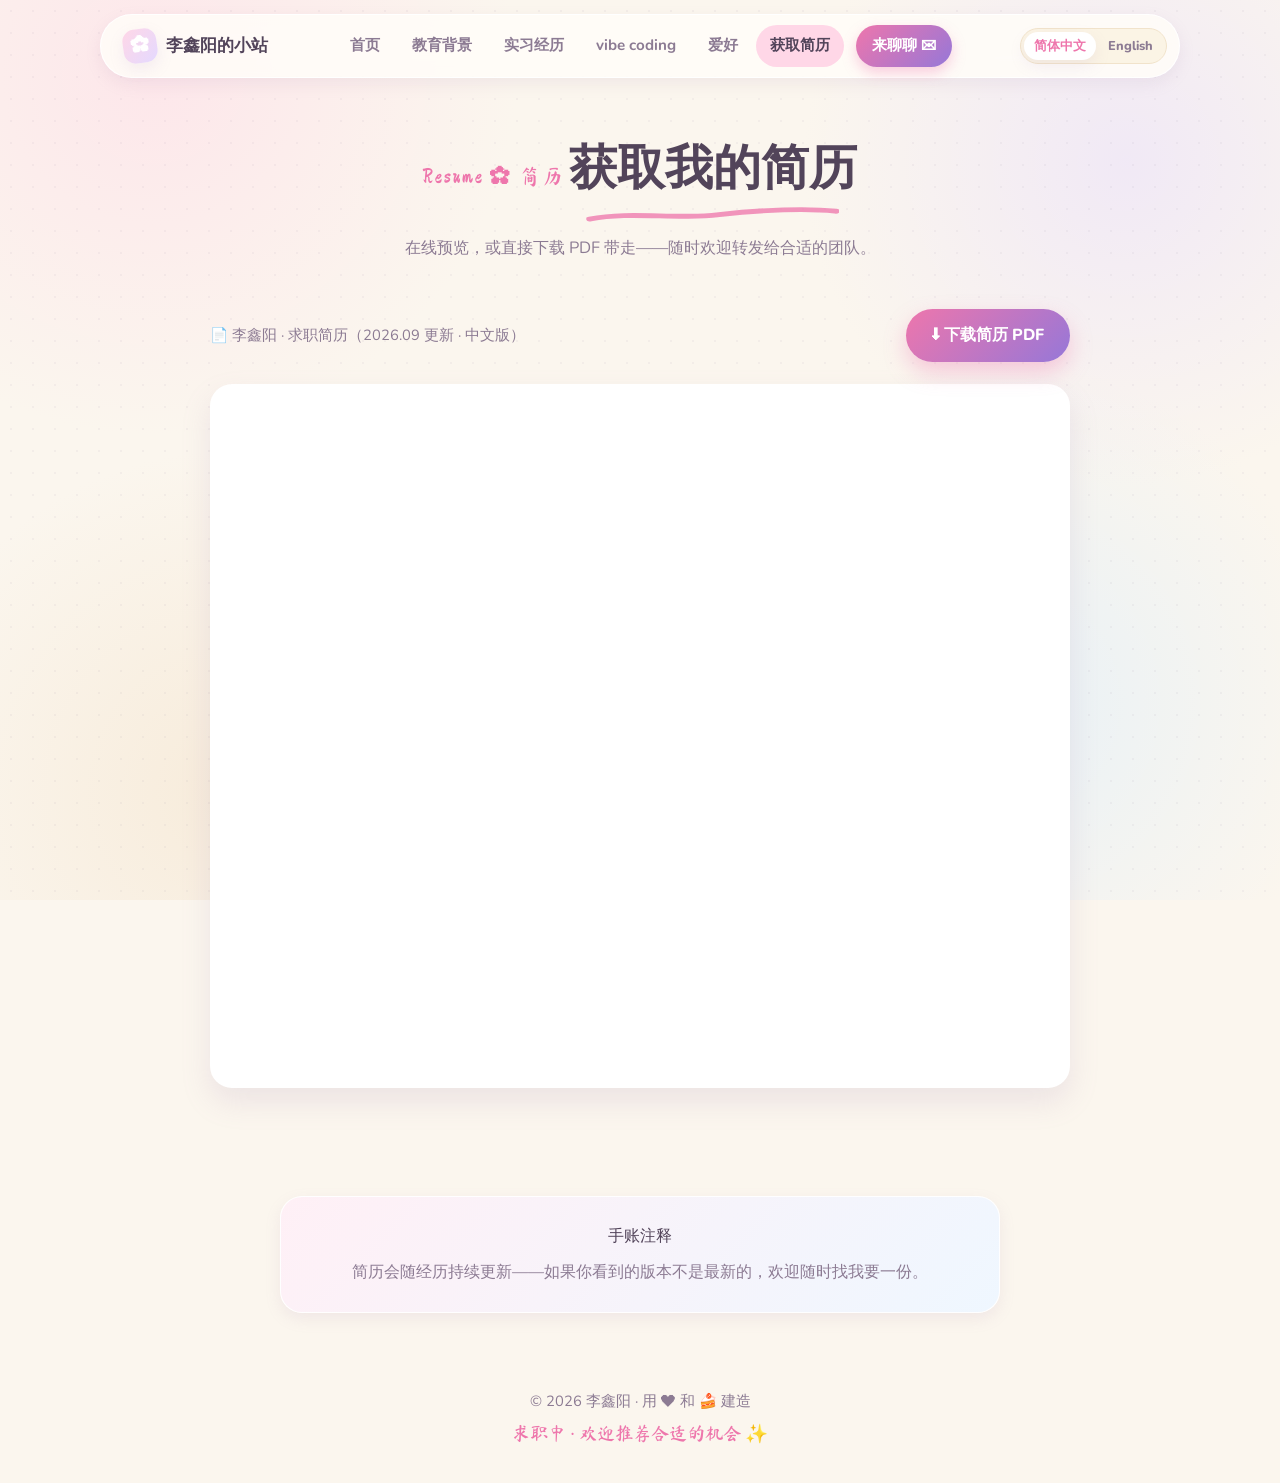
<file: resume.html>
<!DOCTYPE html>
<html lang="zh-CN">
<head>
  <meta charset="UTF-8" />
  <meta http-equiv="Cache-Control" content="no-cache, no-store, must-revalidate" />
  <meta http-equiv="Pragma" content="no-cache" />
  <meta http-equiv="Expires" content="0" />
  <meta name="viewport" content="width=device-width, initial-scale=1.0" />
  <meta name="description" content="获取李鑫阳的简历 PDF：在线预览或直接下载。" />
  <title>获取简历 · 李鑫阳</title>
  <link rel="icon" href="data:image/svg+xml,<svg xmlns='http://www.w3.org/2000/svg' viewBox='0 0 100 100'><text y='.9em' font-size='90'>📄</text></svg>" />
  <link rel="preconnect" href="https://fonts.googleapis.com" />
  <link rel="preconnect" href="https://fonts.gstatic.com" crossorigin />
  <link href="https://fonts.googleapis.com/css2?family=Nunito:wght@500;700;800;900&family=Ma+Shan+Zheng&display=swap" rel="stylesheet" />
  <link rel="stylesheet" href="css/style.css" />
  <style>
    .resume-toolbar { display: flex; flex-wrap: wrap; align-items: center; justify-content: space-between; gap: 14px; max-width: 860px; margin: 0 auto 22px; }
    .resume-hint { color: var(--ink-soft); font-size: 0.92rem; }
    .pdf-frame { max-width: 860px; margin: 0 auto; border-radius: var(--radius); overflow: hidden; box-shadow: var(--shadow); background: #fff; border: 1.5px solid rgba(255,255,255,0.95); }
    .pdf-frame iframe { display: block; width: 100%; height: min(78vh, 860px); border: 0; background: #fff; }
    .pdf-fallback { display: none; text-align: center; padding: 60px 24px; }
    .pdf-fallback .big { font-size: 2.2rem; margin-bottom: 10px; }
    .pdf-fallback p { color: var(--ink-soft); margin-bottom: 18px; }
    @media (max-width: 680px) { .resume-toolbar { justify-content: center; text-align: center; } }
  </style>
</head>
<body data-title-key="resume.title" data-meta-key="resume.meta">

  <header class="nav-wrap">
    <nav class="nav container">
      <a class="nav-logo" href="index.html">
        <span class="logo-mark">✿</span>
        <span data-i18n="nav.logo">李鑫阳的小站</span>
      </a>
      <ul class="nav-links">
        <li><a data-page="index.html" href="index.html" data-i18n="nav.home">首页</a></li>
        <li><a data-page="education.html" href="education.html" data-i18n="nav.education">教育背景</a></li>
        <li><a data-page="experience.html" href="experience.html" data-i18n="nav.experience">实习经历</a></li>
        <li><a data-page="projects.html" href="projects.html" data-i18n="nav.projects">vibe coding</a></li>
        <li><a data-page="hobbies.html" href="hobbies.html" data-i18n="nav.hobbies">爱好</a></li>
        <li><a data-page="resume.html" href="resume.html" data-i18n="nav.resume">获取简历</a></li>
        <li><a class="nav-cta" href="index.html#contact" data-i18n="nav.cta">来聊聊 ✉</a></li>
      </ul>
      <div class="lang-switch" role="group" aria-label="语言选择 / Language">
        <button type="button" data-lang="zh" aria-pressed="true">简体中文</button>
        <button type="button" data-lang="en" aria-pressed="false">English</button>
      </div>
      <button class="nav-burger" aria-label="打开菜单" aria-expanded="false">
        <span></span><span></span><span></span>
      </button>
    </nav>
  </header>

  <main>
    <section class="page-hero">
      <div class="container">
        <span class="page-eyebrow" data-i18n="resume.eyebrow">Resume ✿ 简历</span>
        <h1 class="page-title" data-i18n="resume.pageTitle">获取我的简历</h1>
        <p class="page-desc" data-i18n="resume.desc">在线预览，或直接下载 PDF 带走——随时欢迎转发给合适的团队。</p>
      </div>
    </section>

    <section class="section" style="padding-top:20px">
      <div class="container">
        <div class="resume-toolbar">
          <p class="resume-hint" data-i18n="resume.hint">📄 李鑫阳 · 求职简历（2026.09 更新 · 中文版）</p>
          <a class="btn btn-primary" href="assets/resume.pdf" download="李鑫阳-产品运营-简历.pdf" data-resume-download data-i18n="resume.download">⬇ 下载简历 PDF</a>
        </div>

        <div class="pdf-frame">
          <iframe src="assets/resume.pdf" title="李鑫阳简历 PDF" loading="lazy"></iframe>
          <div class="pdf-fallback" id="pdfFallback">
            <div class="big" data-i18n="resume.fallback.title">📄</div>
            <p data-i18n="resume.fallback.text">你的浏览器不支持内嵌 PDF 预览，可以直接下载查看。</p>
            <a class="btn btn-primary" href="assets/resume.pdf" download="李鑫阳-产品运营-简历.pdf" data-resume-download data-i18n="resume.download">⬇ 下载简历 PDF</a>
          </div>
        </div>
      </div>
    </section>

    <!-- 手账注释 -->
    <section class="section">
      <div class="container">
        <div class="card reveal" style="max-width:720px;margin:0 auto;text-align:center;background:linear-gradient(135deg,var(--pink-soft),var(--blue-soft))">
          <p class="contact-kicker" style="margin-bottom:8px" data-i18n="resume.noteTitle">手账注释</p>
          <p style="color:var(--ink-soft)" data-i18n="resume.noteText">
            简历会随经历持续更新——如果你看到的版本不是最新的，欢迎随时找我要一份。
          </p>
        </div>
      </div>
    </section>
  </main>

  <footer class="footer">
    <p>© <span id="year">2026</span> <span data-i18n="footer.copy2">李鑫阳 · 用 ❤ 和 🍰 建造</span></p>
    <p class="footer-note" data-i18n="footer.note">求职中 · 欢迎推荐合适的机会 ✨</p>
  </footer>

  <button class="back-top" id="backTop" aria-label="回到顶部">↑</button>
  <script src="js/i18n.js?v=3"></script>
  <script src="js/main.js?v=3"></script>
  <script>
    // 检测 PDF 预览是否可用：某些浏览器/移动端不支持内嵌 PDF
    (function () {
      var frame = document.querySelector(".pdf-frame iframe");
      var fallback = document.getElementById("pdfFallback");
      var ua = navigator.userAgent;
      var mobileNoPdf = /Android|iPhone|iPad|iPod/i.test(ua) && !/Safari.*Version\/1[5-9]/.test(ua) && !/Chrome\/1[1-9][0-9]/.test(ua);
      if (mobileNoPdf) {
        frame.style.display = "none";
        fallback.style.display = "block";
      }
    })();
  </script>
</body>
</html>
</file>
<file: css/style.css>
/* ============================================================
   李鑫阳 · 求职主页 — 奶油手账风
   配色：奶油米 + 浅蓝 + 浅紫 + 粉
   ============================================================ */

:root {
  --bg: #FBF6EE;
  --bg-2: #F6EEDF;
  --card: #FFFDF8;
  --ink: #52445A;
  --ink-soft: #8C7B93;
  --ink-faint: #B8A9BF;

  --pink: #FFD7E7;
  --pink-deep: #EE76AC;
  --pink-soft: #FFF0F6;

  --purple: #E4D9FF;
  --purple-deep: #9677D8;
  --purple-soft: #F4EEFF;

  --blue: #D5ECFF;
  --blue-deep: #6FA6D8;
  --blue-soft: #EFF7FF;

  --beige: #F1E3CB;
  --beige-deep: #C3A06B;
  --beige-soft: #FBF4E5;

  --line: rgba(122, 100, 132, 0.14);
  --shadow: 0 14px 30px rgba(163, 132, 173, 0.16);
  --shadow-sm: 0 6px 16px rgba(163, 132, 173, 0.12);
  --radius: 22px;
  --radius-sm: 14px;
  --font: "Nunito", "PingFang SC", "Hiragino Sans GB", "Microsoft YaHei", "Noto Sans SC", sans-serif;
  --hand: "Ma Shan Zheng", "Kaiti SC", "KaiTi", "STKaiti", cursive;
}

* { margin: 0; padding: 0; box-sizing: border-box; }

html { scroll-behavior: smooth; }

body {
  font-family: var(--font);
  color: var(--ink);
  background:
    radial-gradient(circle at 12% 8%, rgba(255, 215, 231, 0.5), transparent 26%),
    radial-gradient(circle at 88% 18%, rgba(228, 217, 255, 0.45), transparent 24%),
    radial-gradient(circle at 78% 78%, rgba(213, 236, 255, 0.5), transparent 28%),
    radial-gradient(circle at 18% 88%, rgba(244, 227, 203, 0.55), transparent 26%),
    var(--bg);
  background-attachment: fixed;
  min-height: 100vh;
  line-height: 1.7;
  -webkit-font-smoothing: antialiased;
  overflow-x: hidden;
}

/* 纸张点阵纹理 */
body::before {
  content: "";
  position: fixed;
  inset: 0;
  pointer-events: none;
  background-image: radial-gradient(rgba(140, 115, 150, 0.12) 1px, transparent 1px);
  background-size: 22px 22px;
  opacity: 0.55;
  z-index: 0;
}

::selection { background: var(--pink); color: var(--ink); }

img { max-width: 100%; display: block; }
a { color: inherit; text-decoration: none; }
ul { list-style: none; }
button { font-family: inherit; cursor: pointer; border: none; background: none; }

.container {
  width: min(1080px, 92vw);
  margin: 0 auto;
  position: relative;
  z-index: 1;
}

/* ============ 顶部导航 ============ */
.nav-wrap {
  position: sticky;
  top: 14px;
  z-index: 100;
  padding: 0 4vw;
}

.nav {
  display: flex;
  align-items: center;
  justify-content: space-between;
  gap: 16px;
  background: rgba(255, 253, 248, 0.86);
  backdrop-filter: blur(12px);
  -webkit-backdrop-filter: blur(12px);
  border: 1.5px solid rgba(255, 255, 255, 0.9);
  border-radius: 999px;
  box-shadow: var(--shadow-sm);
  padding: 10px 12px 10px 22px;
}

.nav-logo {
  display: flex;
  align-items: center;
  gap: 9px;
  font-weight: 800;
  font-size: 1.05rem;
  color: var(--ink);
  white-space: nowrap;
}

.logo-mark {
  display: inline-grid;
  place-items: center;
  width: 34px;
  height: 34px;
  border-radius: 12px;
  background: linear-gradient(135deg, var(--pink), var(--purple));
  color: #fff;
  font-size: 1.15rem;
  transform: rotate(-8deg);
  box-shadow: var(--shadow-sm);
}

.nav-links {
  display: flex;
  align-items: center;
  gap: 4px;
}

.nav-links a {
  display: block;
  padding: 8px 14px;
  border-radius: 999px;
  font-weight: 700;
  font-size: 0.95rem;
  color: var(--ink-soft);
  transition: all 0.25s ease;
  position: relative;
}

.nav-links a:hover { color: var(--ink); background: var(--pink-soft); transform: translateY(-1px); }
.nav-links a.active { color: var(--ink); background: var(--pink); }

.nav-links .nav-cta {
  background: linear-gradient(135deg, var(--pink-deep), var(--purple-deep));
  color: #fff;
  box-shadow: 0 6px 14px rgba(238, 118, 172, 0.35);
  margin-left: 8px;
  padding: 8px 16px;
  font-size: 0.95rem;
  font-weight: 800;
}

.nav-links .nav-cta:hover { color: #fff; transform: translateY(-2px) rotate(-1deg); }

.nav-burger {
  display: none;
  flex-direction: column;
  gap: 5px;
  padding: 10px;
  border-radius: 12px;
}

.nav-burger span {
  width: 22px;
  height: 3px;
  border-radius: 3px;
  background: var(--ink);
  transition: all 0.3s ease;
}

/* 语言切换 */
.lang-switch {
  display: inline-flex;
  align-items: center;
  gap: 2px;
  flex: none;
  background: var(--beige-soft);
  border: 1px solid var(--beige);
  border-radius: 999px;
  padding: 3px;
}

.lang-switch button {
  font-size: 0.8rem;
  font-weight: 800;
  color: var(--ink-soft);
  padding: 5px 10px;
  border-radius: 999px;
  transition: all 0.25s ease;
  white-space: nowrap;
}

.lang-switch button:hover { color: var(--ink); }
.lang-switch button.active {
  background: #fff;
  color: var(--pink-deep);
  box-shadow: var(--shadow-sm);
}

.nav-burger.open span:nth-child(1) { transform: translateY(8px) rotate(45deg); }
.nav-burger.open span:nth-child(2) { opacity: 0; }
.nav-burger.open span:nth-child(3) { transform: translateY(-8px) rotate(-45deg); }

/* ============ 通用区块 ============ */
main { position: relative; z-index: 1; }

.section { padding: 72px 0 36px; }

.page-hero { padding: 64px 0 26px; text-align: center; position: relative; }

.page-eyebrow {
  display: inline-block;
  font-family: var(--hand);
  font-size: 1.3rem;
  color: var(--pink-deep);
  letter-spacing: 2px;
  margin-bottom: 8px;
}

.page-title {
  font-size: clamp(2rem, 5vw, 3rem);
  font-weight: 900;
  color: var(--ink);
  position: relative;
  display: inline-block;
  padding-bottom: 12px;
}

.page-title::after {
  content: "";
  position: absolute;
  left: 50%;
  bottom: 0;
  transform: translateX(-50%) rotate(-1deg);
  width: 88%;
  height: 14px;
  background: url("../assets/deco-underline.svg") center/100% 100% no-repeat;
  opacity: 0.85;
}

.page-desc {
  max-width: 560px;
  margin: 14px auto 0;
  color: var(--ink-soft);
  font-size: 1.02rem;
}

.section-title {
  font-size: 1.6rem;
  font-weight: 900;
  margin-bottom: 6px;
}

.section-sub { color: var(--ink-soft); margin-bottom: 28px; font-size: 0.98rem; }

/* ============ 卡片 ============ */
.card {
  background: var(--card);
  border: 1.5px solid rgba(255, 255, 255, 0.95);
  border-radius: var(--radius);
  box-shadow: var(--shadow-sm);
  padding: 26px;
  position: relative;
  transition: transform 0.3s ease, box-shadow 0.3s ease;
}

.card:hover {
  transform: translateY(-5px) rotate(-0.4deg);
  box-shadow: var(--shadow);
}

/* 胶带装饰 */
.tape {
  position: absolute;
  top: -13px;
  left: 50%;
  width: 96px;
  height: 28px;
  transform: translateX(-50%) rotate(-3deg);
  background: linear-gradient(100deg, rgba(255, 215, 231, 0.9), rgba(228, 217, 255, 0.9));
  border-radius: 4px;
  box-shadow: 0 3px 8px rgba(140, 110, 150, 0.18);
  opacity: 0.95;
  pointer-events: none;
}

.tape.tape-blue { background: linear-gradient(100deg, rgba(213, 236, 255, 0.9), rgba(228, 217, 255, 0.9)); }
.tape.tape-pink { background: linear-gradient(100deg, rgba(255, 240, 246, 0.95), rgba(255, 215, 231, 0.9)); }
.tape.tape-beige { background: linear-gradient(100deg, rgba(251, 244, 229, 0.95), rgba(241, 227, 203, 0.9)); }

/* ============ 首页 Hero ============ */
.hero { padding: 46px 0 56px; }

.hero-grid {
  display: grid;
  grid-template-columns: 1.15fr 0.85fr;
  align-items: center;
  gap: 34px;
}

.hero-eyebrow {
  display: inline-flex;
  align-items: center;
  gap: 8px;
  background: var(--pink-soft);
  border: 1.5px dashed var(--pink);
  color: var(--pink-deep);
  font-weight: 800;
  font-size: 0.95rem;
  padding: 7px 16px;
  border-radius: 999px;
  margin-bottom: 20px;
  transform: rotate(-1.5deg);
}

.hero-title {
  font-size: clamp(2.4rem, 6vw, 3.7rem);
  font-weight: 900;
  line-height: 1.15;
  margin-bottom: 18px;
}

.name-highlight {
  display: inline-block;
  color: var(--pink-deep);
  position: relative;
  padding: 0 6px;
}

.name-highlight::after {
  content: "";
  position: absolute;
  left: 4px;
  right: 4px;
  bottom: 2px;
  height: 12px;
  background: url("../assets/deco-marker.svg") center/100% 100% no-repeat;
  opacity: 0.75;
  z-index: -1;
}

.wave { display: inline-block; animation: wave 2.4s ease-in-out infinite; transform-origin: 70% 70%; }

@keyframes wave {
  0%, 60%, 100% { transform: rotate(0deg); }
  10%, 30% { transform: rotate(14deg); }
  20%, 40% { transform: rotate(-8deg); }
}

.hero-sub {
  font-size: 1.08rem;
  color: var(--ink-soft);
  max-width: 470px;
  margin-bottom: 24px;
}

.hero-badges {
  display: flex;
  flex-wrap: wrap;
  gap: 10px;
  margin-bottom: 28px;
}

.hero-badge {
  background: var(--card);
  border-radius: 999px;
  padding: 8px 16px;
  font-weight: 800;
  font-size: 0.92rem;
  box-shadow: var(--shadow-sm);
  border: 1.5px solid transparent;
}

.hero-badge:nth-child(1) { border-color: var(--pink); background: var(--pink-soft); color: var(--pink-deep); }
.hero-badge:nth-child(2) { border-color: var(--blue); background: var(--blue-soft); color: var(--blue-deep); }
.hero-badge:nth-child(3) { border-color: var(--purple); background: var(--purple-soft); color: var(--purple-deep); }
.hero-badge:nth-child(4) { border-color: var(--beige); background: var(--beige-soft); color: var(--beige-deep); }

.hero-actions { display: flex; flex-wrap: wrap; gap: 14px; }

.btn {
  display: inline-flex;
  align-items: center;
  justify-content: center;
  gap: 8px;
  font-weight: 800;
  padding: 13px 26px;
  border-radius: 999px;
  transition: all 0.28s ease;
  font-size: 1rem;
}

.btn-primary {
  background: linear-gradient(135deg, var(--pink-deep), var(--purple-deep));
  color: #fff;
  box-shadow: 0 10px 22px rgba(238, 118, 172, 0.35);
}

.btn-primary:hover { transform: translateY(-3px) rotate(-1deg); box-shadow: 0 14px 28px rgba(238, 118, 172, 0.42); }

.btn-ghost {
  background: var(--card);
  color: var(--ink);
  border: 2px dashed var(--purple);
}

.btn-ghost:hover { background: var(--purple-soft); transform: translateY(-3px) rotate(1deg); }

.btn-big { padding: 16px 32px; font-size: 1.05rem; }

/* 拍立得照片 */
.hero-visual { position: relative; display: flex; justify-content: center; }

.polaroid {
  position: relative;
  width: min(320px, 78vw);
  background: #fff;
  padding: 12px 12px 58px;
  border-radius: 12px;
  box-shadow: var(--shadow);
  transform: rotate(3deg);
  transition: transform 0.4s ease, box-shadow 0.4s ease;
}

.polaroid:hover { transform: rotate(0deg) translateY(-6px); box-shadow: 0 22px 44px rgba(163, 132, 173, 0.26); }

.polaroid img {
  width: 100%;
  aspect-ratio: 1;
  object-fit: cover;
  border-radius: 8px;
  filter: saturate(1.05);
}

.polaroid .polaroid-note {
  position: absolute;
  bottom: 14px;
  left: 0;
  right: 0;
  text-align: center;
  font-family: var(--hand);
  font-size: 1.35rem;
  color: var(--ink-soft);
  transform: rotate(-2deg);
}

.polaroid .tape { top: -14px; left: 50%; transform: translateX(-50%) rotate(2deg); }
.polaroid .tape.tape-2 { left: 12%; transform: rotate(-12deg); }

/* 漂浮贴纸 */
.sticker {
  position: absolute;
  display: grid;
  place-items: center;
  width: 58px;
  height: 58px;
  font-size: 1.7rem;
  background: var(--card);
  border-radius: 16px;
  box-shadow: var(--shadow-sm);
  border: 1.5px dashed rgba(150, 119, 216, 0.4);
  animation: float 5s ease-in-out infinite;
  z-index: 3;
  pointer-events: none;
}

.sticker.s1 { top: -8%; left: 2%; animation-delay: 0s; }
.sticker.s2 { top: 14%; right: -4%; animation-delay: 1.2s; }
.sticker.s3 { bottom: 4%; left: -6%; animation-delay: 2.1s; }
.sticker.s4 { bottom: -8%; right: 10%; animation-delay: 0.7s; }
.sticker.s5 { top: -10%; right: 22%; animation-delay: 1.7s; }
.sticker.s6 { bottom: 16%; right: -8%; animation-delay: 2.6s; }

@keyframes float {
  0%, 100% { transform: translateY(0) rotate(var(--r, 0deg)); }
  50% { transform: translateY(-12px) rotate(var(--r, 0deg)); }
}

/* ============ 首页模块导航 ============ */
.module-grid {
  display: grid;
  grid-template-columns: repeat(4, 1fr);
  gap: 18px;
}

.module-card {
  text-align: center;
  padding: 26px 18px;
  border-radius: var(--radius);
  transition: all 0.3s ease;
  border: 1.5px dashed transparent;
}

.module-card:hover { transform: translateY(-6px) rotate(-1deg); }

.module-card .module-emoji {
  display: inline-grid;
  place-items: center;
  width: 64px;
  height: 64px;
  font-size: 1.9rem;
  border-radius: 22px;
  margin-bottom: 14px;
  transition: transform 0.3s ease;
}

.module-card:hover .module-emoji { transform: rotate(-8deg) scale(1.08); }

.module-card h3 { font-size: 1.08rem; margin-bottom: 4px; }
.module-card p { font-size: 0.86rem; color: var(--ink-soft); }

.module-pink .module-emoji { background: var(--pink); }
.module-purple .module-emoji { background: var(--purple); }
.module-blue .module-emoji { background: var(--blue); }
.module-beige .module-emoji { background: var(--beige); }

/* ============ 首页个人优势 ============ */
.strength-grid {
  display: grid;
  grid-template-columns: repeat(2, 1fr);
  gap: 18px;
}

.strength-card { display: flex; gap: 16px; align-items: flex-start; }

.strength-card .s-icon {
  flex: none;
  display: grid;
  place-items: center;
  width: 48px;
  height: 48px;
  font-size: 1.4rem;
  border-radius: 15px;
}

.strength-card h4 { font-size: 1.02rem; margin-bottom: 4px; }
.strength-card p { font-size: 0.92rem; color: var(--ink-soft); }

.s-pink .s-icon { background: var(--pink); }
.s-purple .s-icon { background: var(--purple); }
.s-blue .s-icon { background: var(--blue); }
.s-beige .s-icon { background: var(--beige); }

/* ============ 时间线（教育/实习共用） ============ */
.timeline { position: relative; max-width: 860px; margin: 0 auto; padding: 10px 0 20px; }

.timeline::before {
  content: "";
  position: absolute;
  left: 22px;
  top: 24px;
  bottom: 24px;
  width: 4px;
  border-radius: 4px;
  background: repeating-linear-gradient(
    to bottom,
    var(--pink) 0 12px,
    var(--purple) 12px 24px,
    var(--blue) 24px 36px
  );
  opacity: 0.75;
}

.timeline-item { position: relative; padding-left: 64px; margin-bottom: 30px; }

.timeline-dot {
  position: absolute;
  left: 10px;
  top: 30px;
  width: 28px;
  height: 28px;
  border-radius: 50%;
  background: var(--card);
  border: 6px solid var(--pink-deep);
  box-shadow: var(--shadow-sm);
  z-index: 2;
}

.timeline-item:nth-child(2) .timeline-dot { border-color: var(--purple-deep); }
.timeline-item:nth-child(3) .timeline-dot { border-color: var(--blue-deep); }

.timeline-card { padding: 26px 28px; }

.timeline-head {
  display: flex;
  flex-wrap: wrap;
  align-items: flex-start;
  justify-content: space-between;
  gap: 12px;
  margin-bottom: 16px;
}

.timeline-org { color: var(--ink-soft); font-size: 0.95rem; margin-top: 2px; }

.timeline-date {
  font-weight: 800;
  font-size: 0.9rem;
  color: var(--purple-deep);
  background: var(--purple-soft);
  border: 1.5px dashed var(--purple);
  padding: 6px 14px;
  border-radius: 999px;
  white-space: nowrap;
}

/* 公司/部门/岗位 三兄弟（同等突出） */
.role-row {
  display: grid;
  grid-template-columns: repeat(3, 1fr);
  gap: 12px;
  margin-bottom: 18px;
}

.role-tag {
  text-align: center;
  border-radius: var(--radius-sm);
  padding: 14px 10px;
  border: 1.5px dashed transparent;
}

.role-tag .role-label {
  display: block;
  font-size: 0.78rem;
  font-weight: 800;
  letter-spacing: 1px;
  opacity: 0.75;
  margin-bottom: 4px;
}

.role-tag .role-value { font-size: 0.98rem; font-weight: 900; line-height: 1.45; }

.role-company { background: var(--blue-soft); border-color: var(--blue); color: var(--blue-deep); }
.role-dept { background: var(--purple-soft); border-color: var(--purple); color: var(--purple-deep); }
.role-position { background: var(--pink-soft); border-color: var(--pink); color: var(--pink-deep); }

.timeline-list { display: grid; gap: 10px; }

.timeline-list li {
  position: relative;
  padding-left: 26px;
  font-size: 0.97rem;
  color: var(--ink);
}

.timeline-list li::before {
  content: "✿";
  position: absolute;
  left: 2px;
  top: 0;
  color: var(--pink-deep);
  font-size: 0.85rem;
}

.timeline-list li strong { color: var(--purple-deep); }

.work-tags { display: flex; flex-wrap: wrap; gap: 8px; margin-top: 14px; }

.chip {
  display: inline-block;
  font-size: 0.82rem;
  font-weight: 800;
  padding: 5px 13px;
  border-radius: 999px;
  background: var(--beige-soft);
  color: var(--beige-deep);
  border: 1px dashed var(--beige);
}

.chip.c-blue { background: var(--blue-soft); color: var(--blue-deep); border-color: var(--blue); }
.chip.c-purple { background: var(--purple-soft); color: var(--purple-deep); border-color: var(--purple); }
.chip.c-pink { background: var(--pink-soft); color: var(--pink-deep); border-color: var(--pink); }
.chip.c-beige { background: var(--beige-soft); color: var(--beige-deep); border-color: var(--beige); }

/* ============ 教育页 ============ */
.edu-card { display: flex; gap: 22px; align-items: flex-start; }

.edu-degree {
  flex: none;
  width: 76px;
  height: 76px;
  display: grid;
  place-items: center;
  border-radius: 24px;
  font-size: 1.7rem;
  transform: rotate(-6deg);
}

.edu-degree { background: var(--purple); }
.timeline-item:nth-child(2) .edu-degree { background: var(--blue); }

.edu-card h3 { font-size: 1.2rem; }
.edu-meta { color: var(--ink-soft); font-size: 0.95rem; margin: 2px 0 10px; }
.edu-desc { font-size: 0.96rem; }

.honor-card {
  display: flex;
  align-items: center;
  gap: 18px;
  max-width: 560px;
  margin: 0 auto;
  background: linear-gradient(135deg, var(--beige-soft), var(--pink-soft));
}

.honor-card .trophy {
  font-size: 2.4rem;
  animation: float 3s ease-in-out infinite;
}

/* ============ 作品页 ============ */
.project-grid {
  display: grid;
  grid-template-columns: repeat(2, 1fr);
  gap: 22px;
  max-width: 900px;
  margin: 0 auto;
}

.project-card { display: flex; flex-direction: column; overflow: hidden; }

.project-cover {
  position: relative;
  height: 170px;
  border-radius: 16px;
  margin-bottom: 18px;
  display: grid;
  place-items: center;
  overflow: hidden;
}

.project-cover .cover-emoji { font-size: 3.4rem; filter: drop-shadow(0 8px 12px rgba(0, 0, 0, 0.12)); }

.project-cover .cover-badge {
  position: absolute;
  top: 12px;
  right: 12px;
  background: var(--card);
  font-size: 0.78rem;
  font-weight: 800;
  color: var(--ink-soft);
  padding: 5px 12px;
  border-radius: 999px;
  box-shadow: var(--shadow-sm);
}

.cover-pink { background: linear-gradient(135deg, var(--pink-soft), var(--pink)); }
.cover-purple { background: linear-gradient(135deg, var(--purple-soft), var(--purple)); }
.cover-blue { background: linear-gradient(135deg, var(--blue-soft), var(--blue)); }
.cover-beige { background: linear-gradient(135deg, var(--beige-soft), var(--beige)); }

.project-card h3 { font-size: 1.16rem; margin-bottom: 8px; }
.project-card > p { font-size: 0.95rem; color: var(--ink-soft); margin-bottom: 14px; }

.project-result {
  margin-top: auto;
  display: flex;
  flex-wrap: wrap;
  gap: 8px;
}

.project-actions { margin-top: 18px; }
.project-actions .btn { padding: 11px 20px; font-size: 0.95rem; }

.case-note {
  margin-top: 18px;
  padding: 14px 16px;
  font-size: 0.9rem;
  line-height: 1.6;
  color: var(--ink-soft);
  background: var(--blue-soft);
  border: 1.5px dashed var(--blue);
  border-radius: var(--radius-sm);
}

/* ============ 海报案例展示 ============ */
.poster-card .poster-intro { font-size: 0.95rem; color: var(--ink-soft); margin-bottom: 16px; }

.poster-grid {
  display: grid;
  grid-template-columns: 1fr 1fr;
  gap: 14px;
}

.poster-thumb {
  position: relative;
  cursor: zoom-in;
  border-radius: 14px;
  overflow: hidden;
  background: var(--beige-soft);
  border: 1.5px solid rgba(255, 255, 255, 0.9);
  box-shadow: var(--shadow-sm);
  transition: transform 0.3s ease, box-shadow 0.3s ease;
}

.poster-thumb:hover { transform: translateY(-4px) rotate(-0.6deg); box-shadow: var(--shadow); }

.poster-thumb img { width: 100%; height: 240px; object-fit: cover; object-position: top; }

.poster-thumb.poster-wide { grid-column: 1 / -1; }
.poster-thumb.poster-wide img { height: 300px; object-fit: cover; object-position: top; }

.poster-thumb figcaption {
  position: absolute;
  left: 0;
  right: 0;
  bottom: 0;
  padding: 20px 10px 8px;
  font-size: 0.78rem;
  font-weight: 800;
  color: #fff;
  text-align: center;
  background: linear-gradient(to top, rgba(60, 40, 70, 0.72), transparent);
}

.poster-hint {
  display: flex;
  align-items: center;
  gap: 8px;
  margin-top: 16px;
  font-size: 0.85rem;
  color: var(--pink-deep);
  font-weight: 800;
}

/* 海报案例卡片横跨整行 */
.project-grid > .poster-card { grid-column: 1 / -1; }
.project-grid > .poster-card .poster-grid { grid-template-columns: repeat(3, 1fr); }
.project-grid > .poster-card .poster-thumb.poster-wide { grid-column: auto; }
.project-grid > .poster-card .poster-thumb img,
.project-grid > .poster-card .poster-thumb.poster-wide img { height: 330px; }

/* ============ Lightbox 图片放大 ============ */
.lightbox {
  position: fixed;
  inset: 0;
  z-index: 200;
  display: grid;
  place-items: center;
  background: rgba(34, 22, 40, 0.92);
  opacity: 0;
  visibility: hidden;
  transition: opacity 0.3s ease, visibility 0.3s ease;
  padding: 4vh 4vw;
}

.lightbox.open { opacity: 1; visibility: visible; }

.lightbox img {
  max-width: 94vw;
  max-height: 90vh;
  border-radius: 12px;
  box-shadow: 0 24px 60px rgba(0, 0, 0, 0.5);
  transform: scale(0.96);
  transition: transform 0.3s ease;
}

.lightbox.open img { transform: scale(1); }

.lb-btn {
  position: absolute;
  display: grid;
  place-items: center;
  width: 46px;
  height: 46px;
  border-radius: 50%;
  background: rgba(255, 255, 255, 0.14);
  color: #fff;
  font-size: 1.6rem;
  font-weight: 900;
  transition: background 0.25s ease, transform 0.25s ease;
}

.lb-btn:hover { background: rgba(255, 255, 255, 0.3); transform: scale(1.08); }

.lb-close { top: 22px; right: 22px; }
.lb-prev { left: 18px; top: 50%; transform: translateY(-50%); }
.lb-next { right: 18px; top: 50%; transform: translateY(-50%); }
.lb-prev:hover, .lb-next:hover { transform: translateY(-50%) scale(1.08); }

.lb-count {
  position: absolute;
  bottom: 18px;
  left: 50%;
  transform: translateX(-50%);
  color: rgba(255, 255, 255, 0.8);
  font-size: 0.9rem;
  font-weight: 700;
}


.result-pill {
  background: var(--card);
  border: 1.5px solid transparent;
  border-radius: 999px;
  font-size: 0.82rem;
  font-weight: 800;
  padding: 5px 12px;
}

.result-pill.r-pink { border-color: var(--pink); color: var(--pink-deep); background: var(--pink-soft); }
.result-pill.r-purple { border-color: var(--purple); color: var(--purple-deep); background: var(--purple-soft); }
.result-pill.r-blue { border-color: var(--blue); color: var(--blue-deep); background: var(--blue-soft); }

/* 流程小图 */
.flow {
  display: grid;
  grid-template-columns: repeat(4, 1fr);
  gap: 10px;
  margin-top: 18px;
}

.flow-step {
  text-align: center;
  background: var(--beige-soft);
  border-radius: var(--radius-sm);
  padding: 14px 8px;
  position: relative;
}

.flow-step .step-num {
  display: inline-grid;
  place-items: center;
  width: 30px;
  height: 30px;
  border-radius: 50%;
  background: var(--pink-deep);
  color: #fff;
  font-weight: 900;
  font-size: 0.9rem;
  margin-bottom: 8px;
}

.flow-step:nth-child(2) .step-num { background: var(--purple-deep); }
.flow-step:nth-child(3) .step-num { background: var(--blue-deep); }
.flow-step:nth-child(4) .step-num { background: var(--beige-deep); }

.flow-step p { font-size: 0.82rem; color: var(--ink-soft); }

.flow-step::after {
  content: "→";
  position: absolute;
  right: -10px;
  top: 50%;
  transform: translateY(-50%);
  color: var(--ink-faint);
  font-weight: 900;
}

.flow-step:last-child::after { display: none; }

/* 待补充卡片 */
.placeholder-card {
  border-style: dashed;
  border-color: var(--ink-faint);
  background: rgba(255, 253, 248, 0.6);
  text-align: center;
  padding: 40px 24px;
}

.placeholder-card .ph-emoji { font-size: 2.6rem; margin-bottom: 10px; opacity: 0.85; }
.placeholder-card h3 { color: var(--ink-soft); margin-bottom: 6px; }
.placeholder-card p { font-size: 0.9rem; color: var(--ink-faint); }

/* ============ 爱好页 ============ */
.hobby-grid {
  display: grid;
  grid-template-columns: repeat(2, 1fr);
  gap: 20px;
  max-width: 860px;
  margin: 0 auto;
}

.hobby-card { text-align: center; padding: 34px 24px; }

.hobby-card .h-emoji {
  display: inline-grid;
  place-items: center;
  width: 76px;
  height: 76px;
  font-size: 2.2rem;
  border-radius: 26px;
  margin-bottom: 14px;
  transform: rotate(-5deg);
  transition: transform 0.35s ease;
}

.hobby-card:hover .h-emoji { transform: rotate(5deg) scale(1.08); }

.hobby-card h3 { font-size: 1.14rem; margin-bottom: 6px; }
.hobby-card p { font-size: 0.93rem; color: var(--ink-soft); }

.h-pink .h-emoji { background: var(--pink); }
.h-purple .h-emoji { background: var(--purple); }
.h-blue .h-emoji { background: var(--blue); }
.h-beige .h-emoji { background: var(--beige); }

.h-photo-strip {
  display: grid;
  grid-template-columns: repeat(3, 1fr);
  gap: 14px;
  max-width: 760px;
  margin: 30px auto 0;
}

.h-photo {
  aspect-ratio: 1;
  border-radius: 14px;
  background: var(--card);
  border: 1.5px dashed var(--ink-faint);
  display: grid;
  place-items: center;
  font-size: 1.6rem;
  color: var(--ink-faint);
  transform: rotate(var(--r, 0deg));
}

.h-photo:nth-child(1) { --r: -3deg; }
.h-photo:nth-child(2) { --r: 2deg; }
.h-photo:nth-child(3) { --r: -1deg; }

/* ============ 联系/页脚 ============ */
.contact-card {
  text-align: center;
  padding: 52px 32px;
  background: linear-gradient(150deg, var(--card), var(--purple-soft) 60%, var(--pink-soft));
}

.contact-card .contact-kicker { font-family: var(--hand); font-size: 1.45rem; color: var(--purple-deep); }

.contact-card h2 { font-size: clamp(1.7rem, 4vw, 2.4rem); margin: 10px 0 8px; font-weight: 900; }
.contact-card h2 span { color: var(--pink-deep); }
.contact-card .contact-sub { color: var(--ink-soft); margin-bottom: 24px; }

.contact-actions { display: flex; flex-wrap: wrap; justify-content: center; gap: 14px; margin-bottom: 26px; }

.contact-links { display: flex; flex-wrap: wrap; justify-content: center; gap: 12px; }
.contact-links a {
  font-size: 0.9rem;
  font-weight: 800;
  color: var(--ink-soft);
  padding: 6px 14px;
  border-radius: 999px;
  transition: all 0.25s ease;
}
.contact-links a:hover { background: var(--card); color: var(--pink-deep); transform: translateY(-2px); }

.copy-tip {
  position: fixed;
  left: 50%;
  bottom: 30px;
  transform: translateX(-50%) translateY(8px);
  background: var(--ink);
  color: #fff;
  font-size: 0.9rem;
  font-weight: 800;
  padding: 10px 20px;
  border-radius: 999px;
  box-shadow: var(--shadow);
  opacity: 0;
  pointer-events: none;
  z-index: 300;
  transition: all 0.25s ease;
}

.copy-tip.show { opacity: 1; transform: translateX(-50%) translateY(0); }

.footer {
  text-align: center;
  padding: 40px 16px 34px;
  color: var(--ink-soft);
  font-size: 0.92rem;
  position: relative;
  z-index: 1;
}

.footer .footer-note { font-family: var(--hand); font-size: 1.15rem; color: var(--pink-deep); margin-top: 4px; }

/* 返回顶部 */
.back-top {
  position: fixed;
  right: 22px;
  bottom: 22px;
  width: 48px;
  height: 48px;
  border-radius: 50%;
  background: linear-gradient(135deg, var(--pink-deep), var(--purple-deep));
  color: #fff;
  font-size: 1.3rem;
  font-weight: 900;
  box-shadow: var(--shadow);
  opacity: 0;
  visibility: hidden;
  transform: translateY(14px);
  transition: all 0.35s ease;
  z-index: 90;
}

.back-top.show { opacity: 1; visibility: visible; transform: translateY(0); }
.back-top:hover { transform: translateY(-4px) rotate(-6deg); }

/* ============ 滚动渐显 ============ */
.reveal {
  opacity: 0;
  transform: translateY(26px);
  transition: opacity 0.7s ease, transform 0.7s ease;
}

.reveal.visible { opacity: 1; transform: translateY(0); }

.reveal.d1 { transition-delay: 0.08s; }
.reveal.d2 { transition-delay: 0.16s; }
.reveal.d3 { transition-delay: 0.24s; }
.reveal.d4 { transition-delay: 0.32s; }

/* 减少动效偏好 */
@media (prefers-reduced-motion: reduce) {
  *, *::before, *::after { animation-duration: 0.01ms !important; transition-duration: 0.01ms !important; }
  html { scroll-behavior: auto; }
}

/* ============ 响应式 ============ */
@media (max-width: 900px) {
  .hero-grid { grid-template-columns: 1fr; text-align: center; }
  .hero-sub { margin-left: auto; margin-right: auto; }
  .hero-actions, .hero-badges { justify-content: center; }
  .hero-visual { order: -1; margin-bottom: 10px; }
  .module-grid { grid-template-columns: repeat(2, 1fr); }
  .strength-grid { grid-template-columns: 1fr; }
  .project-grid, .hobby-grid { grid-template-columns: 1fr; }
  .project-grid > .poster-card .poster-grid { grid-template-columns: 1fr; }
  .project-grid > .poster-card .poster-thumb img,
  .project-grid > .poster-card .poster-thumb.poster-wide img { height: 300px; }
  .role-row { grid-template-columns: 1fr; }
  .flow { grid-template-columns: repeat(2, 1fr); }
  .flow-step::after { display: none; }
  .timeline::before { left: 14px; }
  .timeline-item { padding-left: 48px; }
  .timeline-dot { left: 4px; }
  .section { padding: 48px 0 24px; }
}

@media (max-width: 680px) {
  .nav-links {
    position: absolute;
    top: calc(100% + 10px);
    left: 0;
    right: 0;
    flex-direction: column;
    align-items: stretch;
    background: var(--card);
    border-radius: 20px;
    box-shadow: var(--shadow);
    padding: 12px;
    gap: 6px;
    opacity: 0;
    visibility: hidden;
    transform: translateY(-8px);
    transition: all 0.3s ease;
  }

  .nav-links.open { opacity: 1; visibility: visible; transform: translateY(0); }
  .nav-links a { text-align: center; padding: 12px; }
  .nav-links .nav-cta { margin-left: 0; }
  .nav-burger { display: flex; }
  .h-photo-strip { grid-template-columns: 1fr; }
  .contact-actions .btn { width: 100%; }
}
</file>
